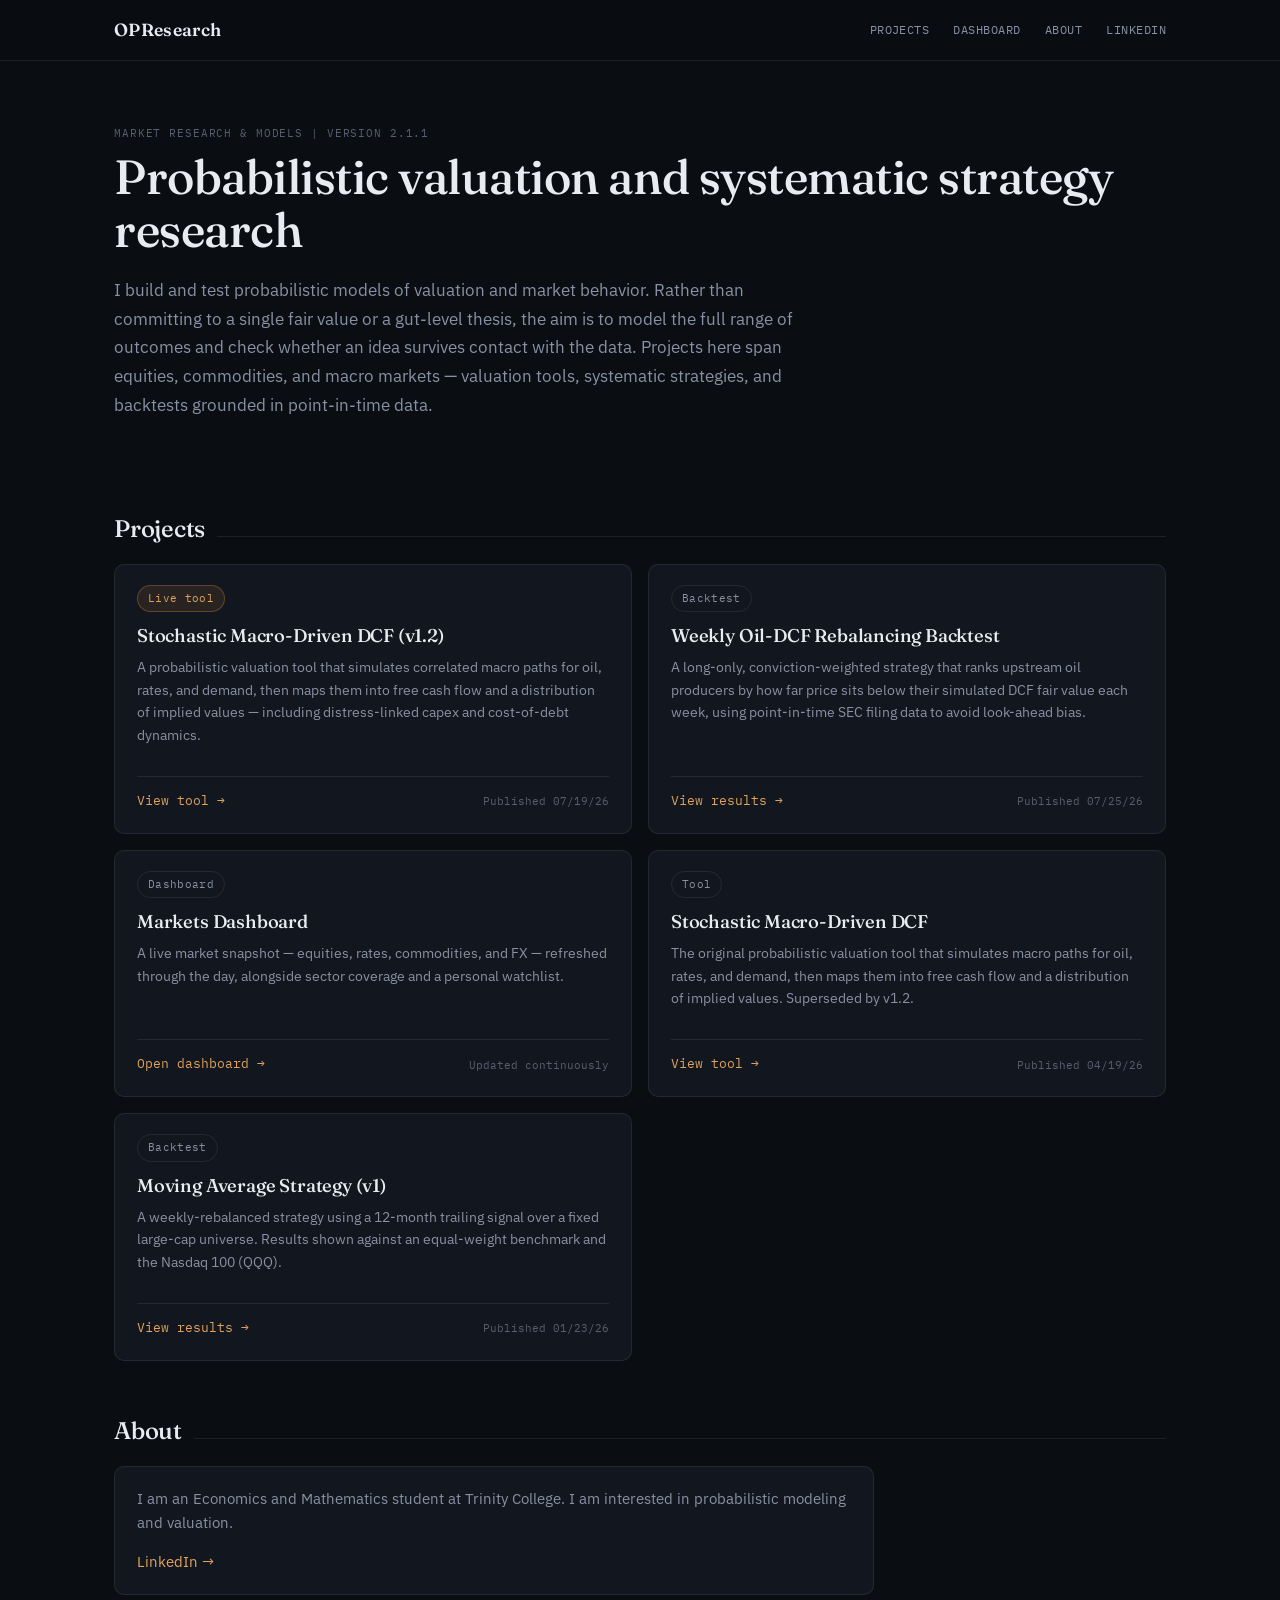
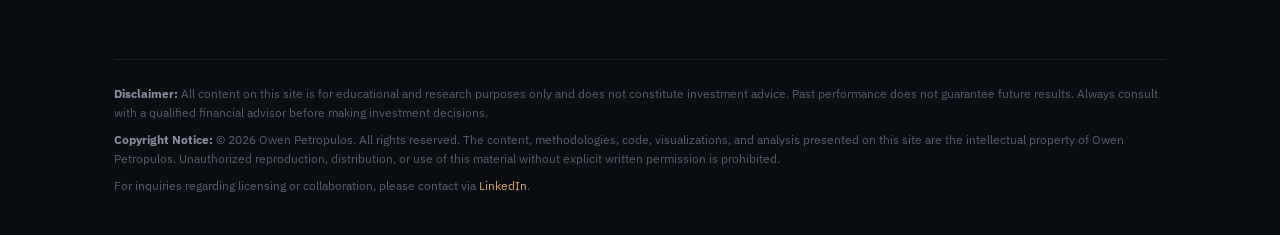
<file: docs/index.html>
<!DOCTYPE html>
<html lang="en">
<head>
  <meta charset="UTF-8" />
  <meta name="viewport" content="width=device-width, initial-scale=1" />
  <title>OPResearch</title>
  <link rel="stylesheet" href="assets/css/theme.css" />
  <style>
    .hero {
      padding: 64px 0 40px;
    }
    .hero h1 {
      font-size: 3rem;
      margin-bottom: 20px;
    }
    .hero p {
      font-size: 1.05rem;
      line-height: 1.7;
      max-width: 68ch;
    }

    .section-heading {
      margin: 56px 0 20px;
      display: flex;
      align-items: baseline;
      gap: 12px;
    }
    .section-heading h2 { margin: 0; }
    .section-heading .rule {
      flex: 1;
      height: 1px;
      background: var(--border);
    }

    .project-grid {
      display: grid;
      grid-template-columns: 1fr;
      gap: 16px;
    }
    @media (min-width: 860px) {
      .project-grid { grid-template-columns: 1fr 1fr; }
    }

    .project-card {
      display: flex;
      flex-direction: column;
    }
    .project-card .card-body { flex: 1; }
    .project-card p { font-size: 14px; margin-bottom: 14px; }
    .project-card .card-footer {
      display: flex;
      justify-content: space-between;
      align-items: center;
      margin-top: 16px;
      padding-top: 14px;
      border-top: 1px solid var(--border);
    }
  </style>
</head>

<body>
  <nav class="site-nav">
    <div class="site-nav-inner">
      <a href="index.html" class="site-nav-brand">OPResearch</a>
      <div class="site-nav-links">
        <a href="#projects">Projects</a>
        <a href="dashboard/index.html">Dashboard</a>
        <a href="#about">About</a>
        <a href="https://www.linkedin.com/in/owenpetropulos" target="_blank">LinkedIn</a>
      </div>
    </div>
  </nav>

  <div class="wrap">
    <section class="hero">
      <span class="eyebrow">MARKET RESEARCH & MODELS | version 2.1.1</span>
      <h1>Probabilistic valuation and systematic strategy research</h1>
      <p>
        I build and test probabilistic models of valuation and market behavior. Rather than committing to a single fair value or a gut-level thesis, the aim is to model the full range of outcomes and check whether an idea survives contact with the data. Projects here span equities, commodities, and macro markets — valuation tools, systematic strategies, and backtests grounded in point-in-time data.
      </p>
    </section>

    <div id="projects" class="section-heading">
      <h2>Projects</h2>
      <div class="rule"></div>
    </div>

    <div class="project-grid">

      <section class="card project-card">
        <div class="card-body">
          <span class="tag accent">Live tool</span>
          <h3 style="margin-top:12px;">Stochastic Macro-Driven DCF (v1.2)</h3>
          <p>
            A probabilistic valuation tool that simulates correlated macro paths for oil,
            rates, and demand, then maps them into free cash flow and a distribution of
            implied values — including distress-linked capex and cost-of-debt dynamics.
          </p>
        </div>
        <div class="card-footer">
          <a href="projects/stochastic-macro-dcf-v1-2/index.html" class="btn-link">View tool →</a>
          <span class="publish-date">Published 07/19/26</span>
        </div>
      </section>

      <section class="card project-card">
        <div class="card-body">
          <span class="tag">Backtest</span>
          <h3 style="margin-top:12px;">Weekly Oil-DCF Rebalancing Backtest</h3>
          <p>
            A long-only, conviction-weighted strategy that ranks upstream oil producers by
            how far price sits below their simulated DCF fair value each week, using
            point-in-time SEC filing data to avoid look-ahead bias.
          </p>
        </div>
        <div class="card-footer">
          <a href="projects/oil-dcf-backtest/index.html" class="btn-link">View results →</a>
          <span class="publish-date">Published 07/25/26</span>
        </div>
      </section>

      <section class="card project-card">
        <div class="card-body">
          <span class="tag">Dashboard</span>
          <h3 style="margin-top:12px;">Markets Dashboard</h3>
          <p>
            A live market snapshot — equities, rates, commodities, and FX — refreshed
            through the day, alongside sector coverage and a personal watchlist.
          </p>
        </div>
        <div class="card-footer">
          <a href="dashboard/index.html" class="btn-link">Open dashboard →</a>
          <span class="publish-date">Updated continuously</span>
        </div>
      </section>

      <section class="card project-card">
        <div class="card-body">
          <span class="tag">Tool</span>
          <h3 style="margin-top:12px;">Stochastic Macro-Driven DCF</h3>
          <p>
            The original probabilistic valuation tool that simulates macro paths for oil,
            rates, and demand, then maps them into free cash flow and a distribution of
            implied values. Superseded by v1.2.
          </p>
        </div>
        <div class="card-footer">
          <a href="projects/stochastic-macro-dcf/index.html" class="btn-link">View tool →</a>
          <span class="publish-date">Published 04/19/26</span>
        </div>
      </section>

      <section class="card project-card">
        <div class="card-body">
          <span class="tag">Backtest</span>
          <h3 style="margin-top:12px;">Moving Average Strategy (v1)</h3>
          <p>
            A weekly-rebalanced strategy using a 12-month trailing signal over a fixed
            large-cap universe. Results shown against an equal-weight benchmark and the
            Nasdaq 100 (QQQ).
          </p>
        </div>
        <div class="card-footer">
          <a href="projects/moving_average_v1/index.html" class="btn-link">View results →</a>
          <span class="publish-date">Published 01/23/26</span>
        </div>
      </section>

    </div>

    <div id="about" class="section-heading">
      <h2>About</h2>
      <div class="rule"></div>
    </div>

    <section class="card" style="margin-bottom: 40px; max-width: var(--maxw-prose);">
      <p>
        I am an Economics and Mathematics student at Trinity College. I am interested in probabilistic modeling and valuation.
      </p>
      <p style="margin-top: 14px;">
        <a href="https://www.linkedin.com/in/owenpetropulos" target="_blank">LinkedIn →</a>
      </p>
    </section>

    <footer class="site-footer">
      <p><strong style="color: var(--text-secondary);">Disclaimer:</strong> All content on this site is for educational and research purposes only and does not constitute investment advice. Past performance does not guarantee future results. Always consult with a qualified financial advisor before making investment decisions.</p>
      <p><strong style="color: var(--text-secondary);">Copyright Notice:</strong> © 2026 Owen Petropulos. All rights reserved. The content, methodologies, code, visualizations, and analysis presented on this site are the intellectual property of Owen Petropulos. Unauthorized reproduction, distribution, or use of this material without explicit written permission is prohibited.</p>
      <p>For inquiries regarding licensing or collaboration, please contact via <a href="https://www.linkedin.com/in/owenpetropulos" target="_blank">LinkedIn</a>.</p>
    </footer>
  </div>
</body>
</html>
</file>
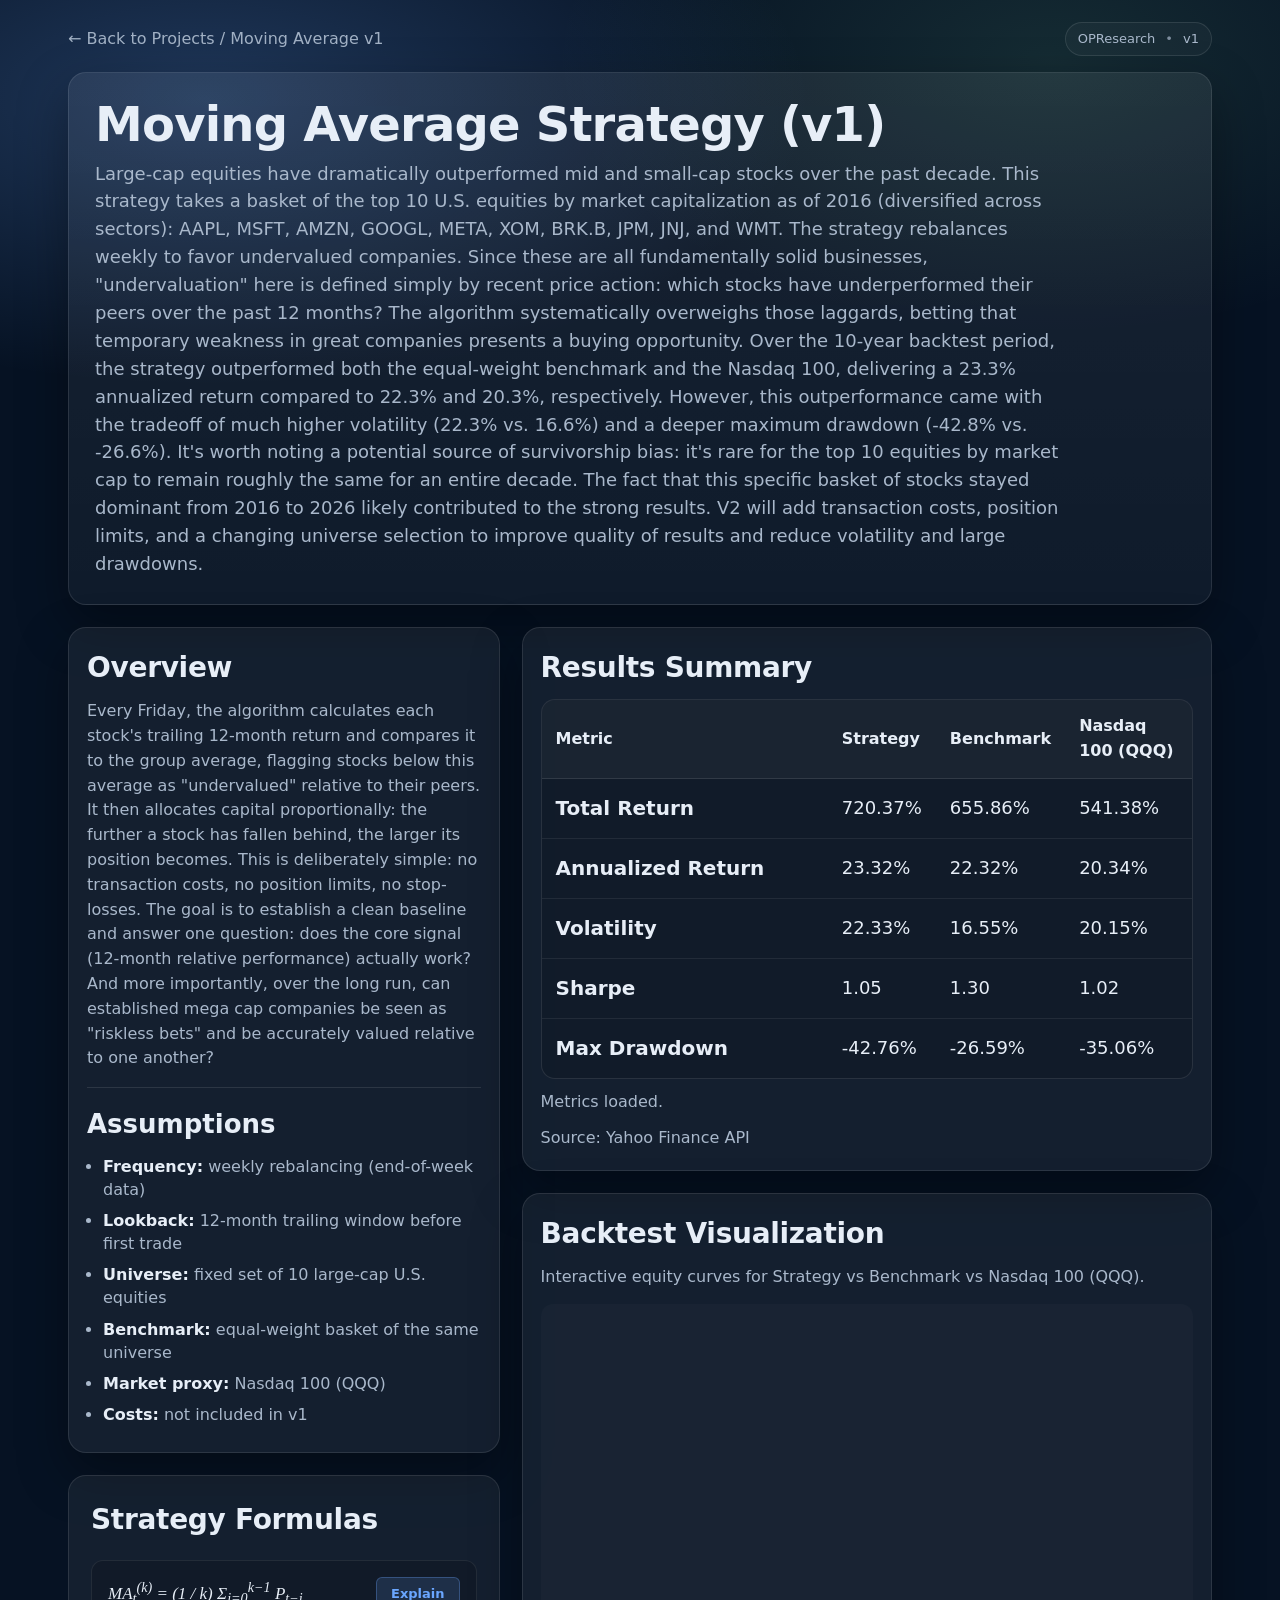
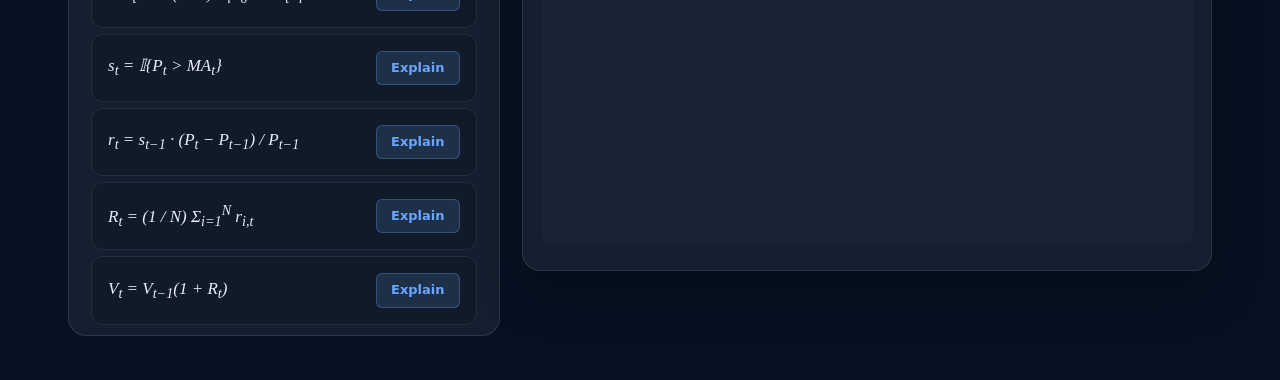
<file: docs/projects/moving_average_v1/index.html>
<!doctype html>
<html lang="en">
<head>
  <meta charset="utf-8" />
  <meta name="viewport" content="width=device-width, initial-scale=1" />
  <title>Moving Average Strategy (v1) • OPResearch</title>

  <style>
    :root{
      --bg0: #061223;
      --bg1: #071a2f;
      --panel: rgba(255,255,255,0.06);
      --panel2: rgba(255,255,255,0.04);
      --border: rgba(255,255,255,0.10);
      --text: #e7eef7;
      --muted: #a9b8cb;
      --accent: #6aa6ff;
      --shadow: 0 20px 50px rgba(0,0,0,0.35);
      --radius: 18px;
      --radius2: 14px;
      --maxw: 1180px;
    }

    *{ box-sizing: border-box; }
    body{
      margin: 0;
      color: var(--muted);
      font: 16px/1.55 system-ui, -apple-system, Segoe UI, Roboto, Helvetica, Arial, "Apple Color Emoji","Segoe UI Emoji";
      background:
        radial-gradient(1100px 520px at 16% 5%, rgba(106,166,255,0.25), transparent 55%),
        radial-gradient(900px 500px at 82% 3%, rgba(126,224,163,0.12), transparent 55%),
        linear-gradient(180deg, var(--bg0), var(--bg0));
      min-height: 100vh;
    }

    a{ color: var(--accent); text-decoration: none; }
    a:hover{ text-decoration: underline; }

    .wrap{
      max-width: var(--maxw);
      margin: 0 auto;
      padding: 22px 18px 44px;
    }

    .topbar{
      display: flex;
      align-items: center;
      justify-content: space-between;
      margin-bottom: 16px;
    }

    .crumb{
      display: inline-flex;
      gap: 10px;
      align-items: center;
      color: var(--muted);
      opacity: 0.95;
      font-weight: 500;
    }

    .pill{
      display: inline-flex;
      gap: 10px;
      align-items: center;
      padding: 6px 12px;
      border: 1px solid var(--border);
      background: rgba(255,255,255,0.03);
      border-radius: 999px;
      color: var(--muted);
      font-size: 13px;
      white-space: nowrap;
    }

    .hero{
      padding: 26px 26px;
      border-radius: var(--radius);
      background: linear-gradient(180deg, rgba(255,255,255,0.07), rgba(255,255,255,0.04));
      border: 1px solid var(--border);
      box-shadow: var(--shadow);
      margin-bottom: 22px;
    }

    h1{
      margin: 0 0 10px;
      color: var(--text);
      font-size: 48px;
      line-height: 1.05;
      letter-spacing: -0.8px;
    }

    .subtitle{
      margin: 0;
      max-width: 980px;
      font-size: 18px;
    }

    /* 2-column layout */
    .grid{
      display: grid;
      grid-template-columns: 1fr 1.6fr;
      gap: 22px;
      align-items: start;
    }

    .left-col{
      display: flex;
      flex-direction: column;
      gap: 22px;
    }

    .right-col{
      display: flex;
      flex-direction: column;
      gap: 22px;
    }

    .card{
      border-radius: var(--radius);
      background: var(--panel);
      border: 1px solid var(--border);
      box-shadow: var(--shadow);
      overflow: hidden;
    }

    .card-inner{
      padding: 18px 18px 18px;
    }

    .card h2{
      margin: 0 0 10px;
      color: var(--text);
      font-size: 28px;
      letter-spacing: -0.3px;
    }

    .divider{
      border: 0;
      height: 1px;
      background: rgba(255,255,255,0.10);
      margin: 16px 0;
    }

    /* Bullet list style used everywhere (Assumptions) */
    .bullets h3{
      margin: 0 0 10px;
      font-size: 26px;
      color: var(--text);
    }
    .bullets ul{
      margin: 0;
      padding-left: 16px;
      color: var(--muted);
    }
    .bullets li{
      margin: 8px 0;
      line-height: 1.45;
    }
    .bullets strong{ color: var(--text); }

    /* Strategy Formulas Card */
    .formulas-card{
      background: var(--panel);
      border: 1px solid var(--border);
      border-radius: var(--radius);
      padding: 22px;
    }

    .formulas-card h2{
      margin: 0 0 18px;
      color: var(--text);
      font-size: 28px;
      letter-spacing: -0.3px;
    }

    .formula-item{
      margin-bottom: 18px;
    }

    .formula-item:last-child{
      margin-bottom: 0;
    }

    .formula-header{
      padding: 16px;
      background: rgba(0,0,0,0.15);
      border-radius: 12px;
      border: 1px solid rgba(255,255,255,0.08);
      display: flex;
      justify-content: space-between;
      align-items: center;
      gap: 16px;
      cursor: pointer;
      transition: all 0.2s;
    }

    .formula-header:hover{
      background: rgba(0,0,0,0.2);
      border-color: rgba(255,255,255,0.12);
    }

    .formula-math{
      font-family: 'Georgia', 'Times New Roman', serif;
      font-size: 17px;
      color: var(--text);
      font-style: italic;
      flex: 1;
    }

    .formula-explain-btn{
      padding: 6px 14px;
      background: rgba(106,166,255,0.15);
      border: 1px solid rgba(106,166,255,0.3);
      border-radius: 6px;
      color: var(--accent);
      font-size: 13px;
      font-weight: 600;
      white-space: nowrap;
      transition: all 0.2s;
      pointer-events: none;
    }

    .formula-header:hover .formula-explain-btn{
      background: rgba(106,166,255,0.25);
      border-color: rgba(106,166,255,0.5);
    }

    .formula-explanation{
      max-height: 0;
      overflow: hidden;
      transition: max-height 0.3s ease-out, padding 0.3s ease-out;
      background: rgba(0,0,0,0.25);
      border-radius: 0 0 12px 12px;
      margin-top: -12px;
      padding: 0 16px;
    }

    .formula-explanation.active{
      max-height: 500px;
      padding: 16px;
      padding-top: 20px;
      margin-top: 0;
      border: 1px solid rgba(255,255,255,0.06);
      border-top: none;
    }

    .formula-explanation p{
      margin: 0 0 10px;
      line-height: 1.5;
      font-size: 14px;
    }

    .formula-explanation p:last-child{
      margin: 0;
    }

    .formula-explanation strong{
      color: var(--text);
    }

    .formula-explanation code{
      background: rgba(106,166,255,0.1);
      padding: 2px 6px;
      border-radius: 4px;
      font-family: 'Courier New', monospace;
      font-size: 13px;
      color: var(--accent);
    }

    /* Results table */
    table{
      width: 100%;
      border-collapse: separate;
      border-spacing: 0;
      border: 1px solid rgba(255,255,255,0.10);
      background: rgba(0,0,0,0.12);
      border-radius: var(--radius2);
      overflow: hidden;
    }
    thead th{
      text-align: left;
      font-weight: 650;
      color: var(--text);
      padding: 14px 14px;
      border-bottom: 1px solid rgba(255,255,255,0.10);
      background: rgba(255,255,255,0.04);
      font-size: 16px;
    }
    tbody td{
      padding: 14px 14px;
      border-bottom: 1px solid rgba(255,255,255,0.07);
      font-size: 18px;
      color: var(--text);
    }
    tbody tr:last-child td{ border-bottom: 0; }
    td.metric{
      font-weight: 650;
      color: var(--text);
      width: 44%;
      font-size: 20px;
    }

    .meta-note{
      margin-top: 12px;
      color: var(--muted);
      font-size: 16px;
      line-height: 1.4;
      white-space: normal;
      overflow-wrap: anywhere;
      padding-bottom: 2px;
    }

    /* Chart */
    .chart-card .card-inner{
      padding: 18px;
    }
    .chart-title{
      margin: 0 0 6px;
      color: var(--text);
      font-size: 28px;
    }
    .chart-sub{
      margin: 0 0 14px;
      color: var(--muted);
      font-size: 16px;
    }
    .chart-frame{
      width: 100%;
      height: 540px;
      border: 0;
      border-radius: 12px;
      background: rgba(255,255,255,0.02);
    }

    /* Responsive */
    @media (max-width: 980px){
      h1{ font-size: 38px; }
      .grid{ grid-template-columns: 1fr; }
      .chart-frame{ height: 520px; }
    }
  </style>
</head>

<body>
  <div class="wrap">
    <div class="topbar">
      <a class="crumb" href="../../index.html">← Back to Projects / Moving Average v1</a>
      <div class="pill">OPResearch <span style="opacity:.7;">•</span> v1</div>
    </div>

    <section class="hero">
      <h1>Moving Average Strategy (v1)</h1>
      <p class="subtitle">
        Large-cap equities have dramatically outperformed mid and small-cap stocks over the past decade. This strategy takes a basket of the top 10 U.S. equities by market capitalization as of 2016 (diversified across sectors): AAPL, MSFT, AMZN, GOOGL, META, XOM, BRK.B, JPM, JNJ, and WMT. The strategy rebalances weekly to favor undervalued companies. Since these are all fundamentally solid businesses, "undervaluation" here is defined simply by recent price action: which stocks have underperformed their peers over the past 12 months? The algorithm systematically overweighs those laggards, betting that temporary weakness in great companies presents a buying opportunity.

        Over the 10-year backtest period, the strategy outperformed both the equal-weight benchmark and the Nasdaq 100, delivering a 23.3% annualized return compared to 22.3% and 20.3%, respectively. However, this outperformance came with the tradeoff of much higher volatility (22.3% vs. 16.6%) and a deeper maximum drawdown (-42.8% vs. -26.6%). It's worth noting a potential source of survivorship bias: it's rare for the top 10 equities by market cap to remain roughly the same for an entire decade. The fact that this specific basket of stocks stayed dominant from 2016 to 2026 likely contributed to the strong results. V2 will add transaction costs, position limits, and a changing universe selection to improve quality of results and reduce volatility and large drawdowns. 
      </p>
    </section>

    <section class="grid">
      <!-- LEFT COLUMN -->
      <div class="left-col">
        <div class="card">
          <div class="card-inner">
            <h2>Overview</h2>
            <p style="margin:0;">
              Every Friday, the algorithm calculates each stock's trailing 12-month return and compares it to the group average, flagging stocks below this average as "undervalued" relative to their peers. It then allocates capital proportionally: the further a stock has fallen behind, the larger its position becomes. This is deliberately simple: no transaction costs, no position limits, no stop-losses. The goal is to establish a clean baseline and answer one question: does the core signal (12-month relative performance) actually work?  And more importantly, over the long run, can established mega cap companies be seen as "riskless bets" and be accurately valued relative to one another?
            </p>

            <hr class="divider" />

            <div class="bullets">
              <h3>Assumptions</h3>
              <ul>
                <li><strong>Frequency:</strong> weekly rebalancing (end-of-week data)</li>
                <li><strong>Lookback:</strong> 12-month trailing window before first trade</li>
                <li><strong>Universe:</strong> fixed set of 10 large-cap U.S. equities</li>
                <li><strong>Benchmark:</strong> equal-weight basket of the same universe</li>
                <li><strong>Market proxy:</strong> Nasdaq 100 (QQQ)</li>
                <li><strong>Costs:</strong> not included in v1</li>
              </ul>
            </div>
          </div>
        </div>

        <div class="formulas-card">
          <h2>Strategy Formulas</h2>

          <div class="formula-item">
            <div class="formula-header" onclick="toggleExplanation(this)">
              <div class="formula-math">
                MA<sub>t</sub><sup>(k)</sup> = (1 / k) Σ<sub>i=0</sub><sup>k−1</sup> P<sub>t−i</sub>
              </div>
              <div class="formula-explain-btn">Explain</div>
            </div>
            <div class="formula-explanation">
              <p><strong>Moving Average:</strong> Calculates the average price over the past <code>k</code> periods (in this strategy, k = 252 trading days ≈ 12 months).</p>
              <p><strong>Variables:</strong></p>
              <p>• <code>MA<sub>t</sub><sup>(k)</sup></code> = Moving average at time t over k periods</p>
              <p>• <code>P<sub>t−i</sub></code> = Price i days ago from current time t</p>
              <p>• <code>k</code> = Lookback window (252 days)</p>
              <p><strong>In context:</strong> This gives us the average price each stock traded at over the past year, which we use as a baseline to identify which stocks have underperformed.</p>
            </div>
          </div>

          <div class="formula-item">
            <div class="formula-header" onclick="toggleExplanation(this)">
              <div class="formula-math">
                s<sub>t</sub> = 𝕀{P<sub>t</sub> > MA<sub>t</sub>}
              </div>
              <div class="formula-explain-btn">Explain</div>
            </div>
            <div class="formula-explanation">
              <p><strong>Signal Indicator:</strong> A binary signal that equals 1 when the current price is above its moving average, and 0 otherwise.</p>
              <p><strong>Variables:</strong></p>
              <p>• <code>s<sub>t</sub></code> = Signal at time t (either 0 or 1)</p>
              <p>• <code>𝕀{condition}</code> = Indicator function (1 if true, 0 if false)</p>
              <p>• <code>P<sub>t</sub></code> = Current price at time t</p>
              <p>• <code>MA<sub>t</sub></code> = Moving average at time t</p>
              <p><strong>In context:</strong> This determines whether we hold a position in each stock. If a stock's price is below its 12-month average (signal = 0), we identify it as relatively undervalued and allocate more capital to it.</p>
            </div>
          </div>

          <div class="formula-item">
            <div class="formula-header" onclick="toggleExplanation(this)">
              <div class="formula-math">
                r<sub>t</sub> = s<sub>t−1</sub> · (P<sub>t</sub> − P<sub>t−1</sub>) / P<sub>t−1</sub>
              </div>
              <div class="formula-explain-btn">Explain</div>
            </div>
            <div class="formula-explanation">
              <p><strong>Position Return:</strong> Calculates the return for a single stock position based on the previous week's signal and the current price change.</p>
              <p><strong>Variables:</strong></p>
              <p>• <code>r<sub>t</sub></code> = Return at time t</p>
              <p>• <code>s<sub>t−1</sub></code> = Signal from previous period (our position)</p>
              <p>• <code>P<sub>t</sub></code> = Current price</p>
              <p>• <code>P<sub>t−1</sub></code> = Previous period's price</p>
              <p><strong>In context:</strong> This tracks how much each position contributed to portfolio performance. We only earn returns on positions we held (when signal was 1).</p>
            </div>
          </div>

          <div class="formula-item">
            <div class="formula-header" onclick="toggleExplanation(this)">
              <div class="formula-math">
                R<sub>t</sub> = (1 / N) Σ<sub>i=1</sub><sup>N</sup> r<sub>i,t</sub>
              </div>
              <div class="formula-explain-btn">Explain</div>
            </div>
            <div class="formula-explanation">
              <p><strong>Portfolio Return:</strong> The weighted average return across all stocks in the portfolio for the current period.</p>
              <p><strong>Variables:</strong></p>
              <p>• <code>R<sub>t</sub></code> = Total portfolio return at time t</p>
              <p>• <code>N</code> = Number of stocks in portfolio (up to 10)</p>
              <p>• <code>r<sub>i,t</sub></code> = Return of stock i at time t</p>
              <p><strong>In context:</strong> This aggregates individual stock returns into the overall portfolio performance. Stocks with higher allocations (bigger underperformance) contribute more to this number.</p>
            </div>
          </div>

          <div class="formula-item">
            <div class="formula-header" onclick="toggleExplanation(this)">
              <div class="formula-math">
                V<sub>t</sub> = V<sub>t−1</sub>(1 + R<sub>t</sub>)
              </div>
              <div class="formula-explain-btn">Explain</div>
            </div>
            <div class="formula-explanation">
              <p><strong>Portfolio Value:</strong> Compounds the portfolio value using the portfolio return from the previous period.</p>
              <p><strong>Variables:</strong></p>
              <p>• <code>V<sub>t</sub></code> = Portfolio value at time t</p>
              <p>• <code>V<sub>t−1</sub></code> = Portfolio value at previous time</p>
              <p>• <code>R<sub>t</sub></code> = Portfolio return at time t</p>
              <p><strong>In context:</strong> This is how we track the actual dollar value of the portfolio over time, starting from $100,000 and compounding weekly based on performance. This is what you see in the equity curve chart.</p>
            </div>
          </div>
        </div>
      </div>

      <!-- RIGHT COLUMN -->
      <div class="right-col">
        <div class="card">
          <div class="card-inner">
            <h2>Results Summary</h2>

            <table>
              <thead>
                <tr>
                  <th>Metric</th>
                  <th>Strategy</th>
                  <th>Benchmark</th>
                  <th>Nasdaq 100 (QQQ)</th>
                </tr>
              </thead>
              <tbody>
                <tr>
                  <td class="metric">Total Return</td>
                  <td><span id="s_total_return">—</span></td>
                  <td><span id="b_total_return">—</span></td>
                  <td><span id="n_total_return">—</span></td>
                </tr>
                <tr>
                  <td class="metric">Annualized Return</td>
                  <td><span id="s_annualized_return">—</span></td>
                  <td><span id="b_annualized_return">—</span></td>
                  <td><span id="n_annualized_return">—</span></td>
                </tr>
                <tr>
                  <td class="metric">Volatility</td>
                  <td><span id="s_volatility">—</span></td>
                  <td><span id="b_volatility">—</span></td>
                  <td><span id="n_volatility">—</span></td>
                </tr>
                <tr>
                  <td class="metric">Sharpe</td>
                  <td><span id="s_sharpe">—</span></td>
                  <td><span id="b_sharpe">—</span></td>
                  <td><span id="n_sharpe">—</span></td>
                </tr>
                <tr>
                  <td class="metric">Max Drawdown</td>
                  <td><span id="s_max_drawdown">—</span></td>
                  <td><span id="b_max_drawdown">—</span></td>
                  <td><span id="n_max_drawdown">—</span></td>
                </tr>
              </tbody>
            </table>

            <div class="meta-note" id="metrics_period">Loading metrics...</div>
            <div class="meta-note">Source: Yahoo Finance API</div>
          </div>
        </div>

        <div class="card chart-card">
          <div class="card-inner">
            <h2 class="chart-title">Backtest Visualization</h2>
            <p class="chart-sub">Interactive equity curves for Strategy vs Benchmark vs Nasdaq 100 (QQQ).</p>

            <iframe
              class="chart-frame"
              src="./moving_average_backtest.html"
              title="Moving Average Backtest Chart"
              loading="lazy"
            ></iframe>
          </div>
        </div>
      </div>
    </section>

    <script>
      // Toggle formula explanations
      function toggleExplanation(header) {
        const explanation = header.nextElementSibling;
        const allExplanations = document.querySelectorAll('.formula-explanation');
        
        // Close all other explanations
        allExplanations.forEach(exp => {
          if (exp !== explanation) {
            exp.classList.remove('active');
          }
        });
        
        // Toggle current explanation
        explanation.classList.toggle('active');
      }

      // Metrics loading
      (async function loadMetrics(){
        function $(id){ return document.getElementById(id); }
        function setText(id, value){
          const el = $(id);
          if (el) el.textContent = value;
        }

        function asNum(x){
          const n = Number(x);
          return Number.isFinite(n) ? n : null;
        }

        function fmtPctDecimal(x){
          const n = asNum(x);
          if (n === null) return "—";
          return (n * 100).toFixed(2) + "%";
        }

        function fmtTotalReturn(x){
          const n = asNum(x);
          if (n === null) return "—";
          return (n * 100).toFixed(2) + "%";
        }

        function fmtNum(x){
          const n = asNum(x);
          if (n === null) return "—";
          return n.toFixed(2);
        }

        try {
          const url = "./metrics.json?v=" + Date.now();
          const res = await fetch(url, { cache: "no-store" });
          if (!res.ok) throw new Error("metrics.json fetch failed: " + res.status);

          const data = await res.json();
          const m = data.metrics || data;

          const strategy = m.strategy || {};
          const benchmark = m.benchmark || {};
          const nasdaq = m.nasdaq || m.nasdaq100 || {};

          setText("s_total_return", fmtTotalReturn(strategy.total_return));
          setText("b_total_return", fmtTotalReturn(benchmark.total_return));
          setText("n_total_return", fmtTotalReturn(nasdaq.total_return));

          setText("s_annualized_return", fmtPctDecimal(strategy.cagr));
          setText("b_annualized_return", fmtPctDecimal(benchmark.cagr));
          setText("n_annualized_return", fmtPctDecimal(nasdaq.cagr));

          setText("s_volatility", fmtPctDecimal(strategy.volatility));
          setText("b_volatility", fmtPctDecimal(benchmark.volatility));
          setText("n_volatility", fmtPctDecimal(nasdaq.volatility));

          setText("s_sharpe", fmtNum(strategy.sharpe));
          setText("b_sharpe", fmtNum(benchmark.sharpe));
          setText("n_sharpe", fmtNum(nasdaq.sharpe));

          setText("s_max_drawdown", fmtPctDecimal(strategy.max_drawdown));
          setText("b_max_drawdown", fmtPctDecimal(benchmark.max_drawdown));
          setText("n_max_drawdown", fmtPctDecimal(nasdaq.max_drawdown));

          const ps = data.period_start || m.period_start;
          const pe = data.period_end || m.period_end;
          const ps2 = data.start_date || m.start_date;
          const pe2 = data.end_date || m.end_date;

          const start = ps || ps2;
          const end = pe || pe2;

          if (start && end) {
            setText("metrics_period", `Metrics computed from ${start} to ${end}.`);
          } else {
            setText("metrics_period", "Metrics loaded.");
          }
        } catch (err) {
          console.error(err);
          setText("metrics_period", "Error loading metrics.json. (Check path and JSON format.)");
        }
      })();
    </script>
  </div>
</body>
</html>
</file>
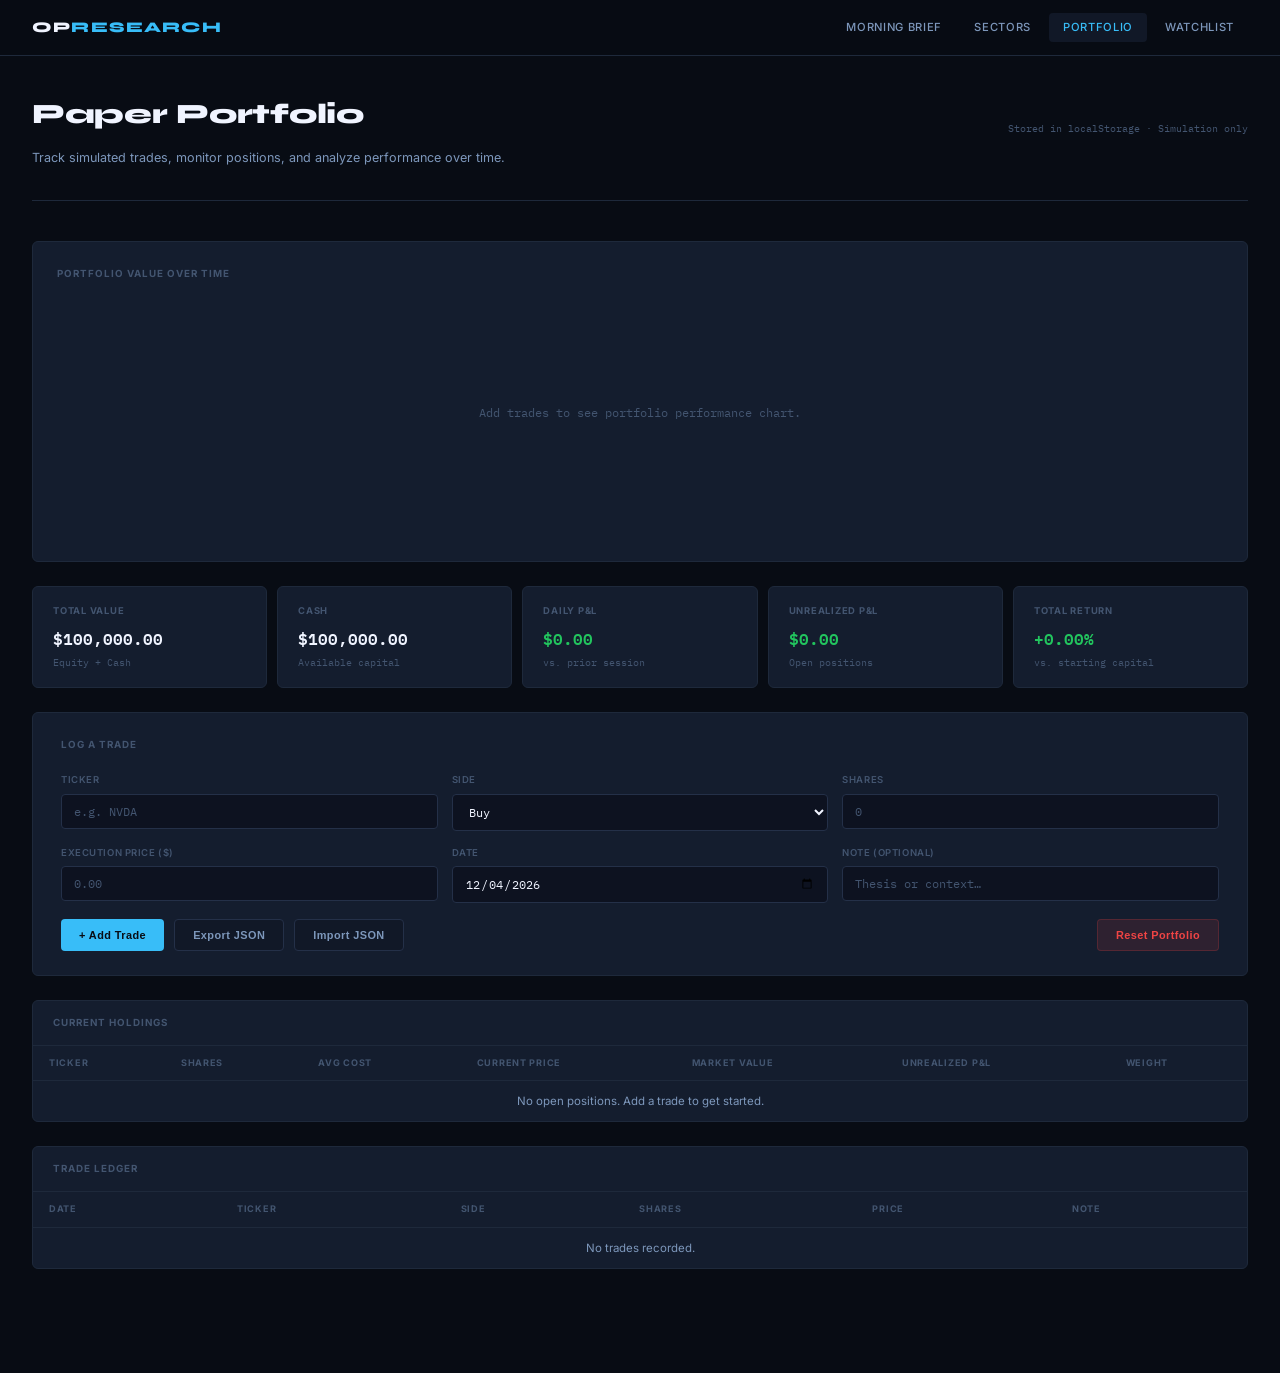
<file: docs/dashboard/portfolio.html>
<!DOCTYPE html>
<html lang="en">
<head>
  <meta charset="UTF-8" />
  <meta name="viewport" content="width=device-width, initial-scale=1.0" />
  <title>OPResearch — Portfolio</title>
  <link rel="stylesheet" href="assets/css/styles.css" />
</head>
<body>

  <!-- NAVBAR -->
  <nav class="navbar">
    <div class="navbar-inner">
      <div class="navbar-logo">OP<span>Research</span></div>
      <ul class="navbar-nav">
        <li><a href="index.html">Morning Brief</a></li>
        <li><a href="sectors.html">Sectors</a></li>
        <li><a href="portfolio.html" class="active">Portfolio</a></li>
        <li><a href="watchlist.html">Watchlist</a></li>
      </ul>
    </div>
  </nav>

  <div class="page-container">

    <!-- PAGE HEADER -->
    <div class="page-header">
      <div class="page-header-top">
        <h1 class="page-title">Paper Portfolio</h1>
        <span style="font-family:var(--font-mono);font-size:0.72rem;color:var(--text-muted);">Stored in localStorage · Simulation only</span>
      </div>
      <div class="macro-summary-line">Track simulated trades, monitor positions, and analyze performance over time.</div>
    </div>

    <!-- ============================================================
         PORTFOLIO CHART
         ============================================================ -->
    <div class="portfolio-chart-container">
      <div class="portfolio-chart-title">Portfolio Value Over Time</div>
      <canvas id="portfolioChart"></canvas>
    </div>

    <!-- ============================================================
         SUMMARY METRICS
         ============================================================ -->
    <div class="metrics-row">
      <div class="metric-card">
        <div class="metric-label">Total Value</div>
        <div class="metric-value" id="metricTotal">—</div>
        <div class="metric-sub">Equity + Cash</div>
      </div>
      <div class="metric-card">
        <div class="metric-label">Cash</div>
        <div class="metric-value" id="metricCash">—</div>
        <div class="metric-sub">Available capital</div>
      </div>
      <div class="metric-card">
        <div class="metric-label">Daily P&amp;L</div>
        <div class="metric-value" id="metricDaily">—</div>
        <div class="metric-sub">vs. prior session</div>
      </div>
      <div class="metric-card">
        <div class="metric-label">Unrealized P&amp;L</div>
        <div class="metric-value" id="metricPnL">—</div>
        <div class="metric-sub">Open positions</div>
      </div>
      <div class="metric-card">
        <div class="metric-label">Total Return</div>
        <div class="metric-value" id="metricReturn">—</div>
        <div class="metric-sub">vs. starting capital</div>
      </div>
    </div>

    <!-- ============================================================
         TRADE ENTRY FORM
         ============================================================ -->
    <div class="trade-form-container">
      <div class="trade-form-title">Log a Trade</div>
      <div class="trade-form-grid">
        <div class="form-group">
          <label class="form-label" for="tradeTicker">Ticker</label>
          <input class="form-control" type="text" id="tradeTicker" placeholder="e.g. NVDA" autocomplete="off" />
        </div>
        <div class="form-group">
          <label class="form-label" for="tradeSide">Side</label>
          <select class="form-control" id="tradeSide">
            <option value="buy">Buy</option>
            <option value="sell">Sell</option>
          </select>
        </div>
        <div class="form-group">
          <label class="form-label" for="tradeShares">Shares</label>
          <input class="form-control" type="number" id="tradeShares" placeholder="0" min="0.0001" step="any" />
        </div>
        <div class="form-group">
          <label class="form-label" for="tradePrice">Execution Price ($)</label>
          <input class="form-control" type="number" id="tradePrice" placeholder="0.00" min="0.01" step="any" />
        </div>
        <div class="form-group">
          <label class="form-label" for="tradeDate">Date</label>
          <input class="form-control" type="date" id="tradeDate" />
        </div>
        <div class="form-group">
          <label class="form-label" for="tradeNote">Note (optional)</label>
          <input class="form-control" type="text" id="tradeNote" placeholder="Thesis or context…" />
        </div>
      </div>
      <div class="trade-form-actions">
        <button class="btn btn-primary" id="addTradeBtn">+ Add Trade</button>
        <button class="btn btn-secondary" id="exportBtn">Export JSON</button>
        <button class="btn btn-secondary" id="importBtn">Import JSON</button>
        <button class="btn btn-danger" id="resetBtn" style="margin-left:auto;">Reset Portfolio</button>
      </div>
      <!-- Hidden file input for import -->
      <input type="file" id="importFile" accept=".json" style="display:none;" />
    </div>

    <!-- ============================================================
         HOLDINGS TABLE
         ============================================================ -->
    <div class="table-container">
      <div class="table-header">Current Holdings</div>
      <div style="overflow-x:auto;">
        <table class="data-table">
          <thead>
            <tr>
              <th>Ticker</th>
              <th>Shares</th>
              <th>Avg Cost</th>
              <th>Current Price</th>
              <th>Market Value</th>
              <th>Unrealized P&amp;L</th>
              <th>Weight</th>
            </tr>
          </thead>
          <tbody id="holdingsTbody">
            <tr><td colspan="7" class="loading-state">Loading…</td></tr>
          </tbody>
        </table>
      </div>
    </div>

    <!-- ============================================================
         TRADE LEDGER
         ============================================================ -->
    <div class="table-container">
      <div class="table-header">Trade Ledger</div>
      <div style="overflow-x:auto;">
        <table class="data-table">
          <thead>
            <tr>
              <th>Date</th>
              <th>Ticker</th>
              <th>Side</th>
              <th>Shares</th>
              <th>Price</th>
              <th>Note</th>
            </tr>
          </thead>
          <tbody id="ledgerTbody">
            <tr><td colspan="6" class="loading-state">Loading…</td></tr>
          </tbody>
        </table>
      </div>
    </div>

  </div><!-- end page-container -->

  <script src="assets/js/utils.js"></script>
  <script src="assets/js/portfolio.js"></script>
  <script>
    // Set default date on load
    document.addEventListener('DOMContentLoaded', () => {
      const dateEl = document.getElementById('tradeDate');
      if (dateEl) dateEl.value = new Date().toISOString().split('T')[0];
    });
  </script>

</body>
</html>
</file>
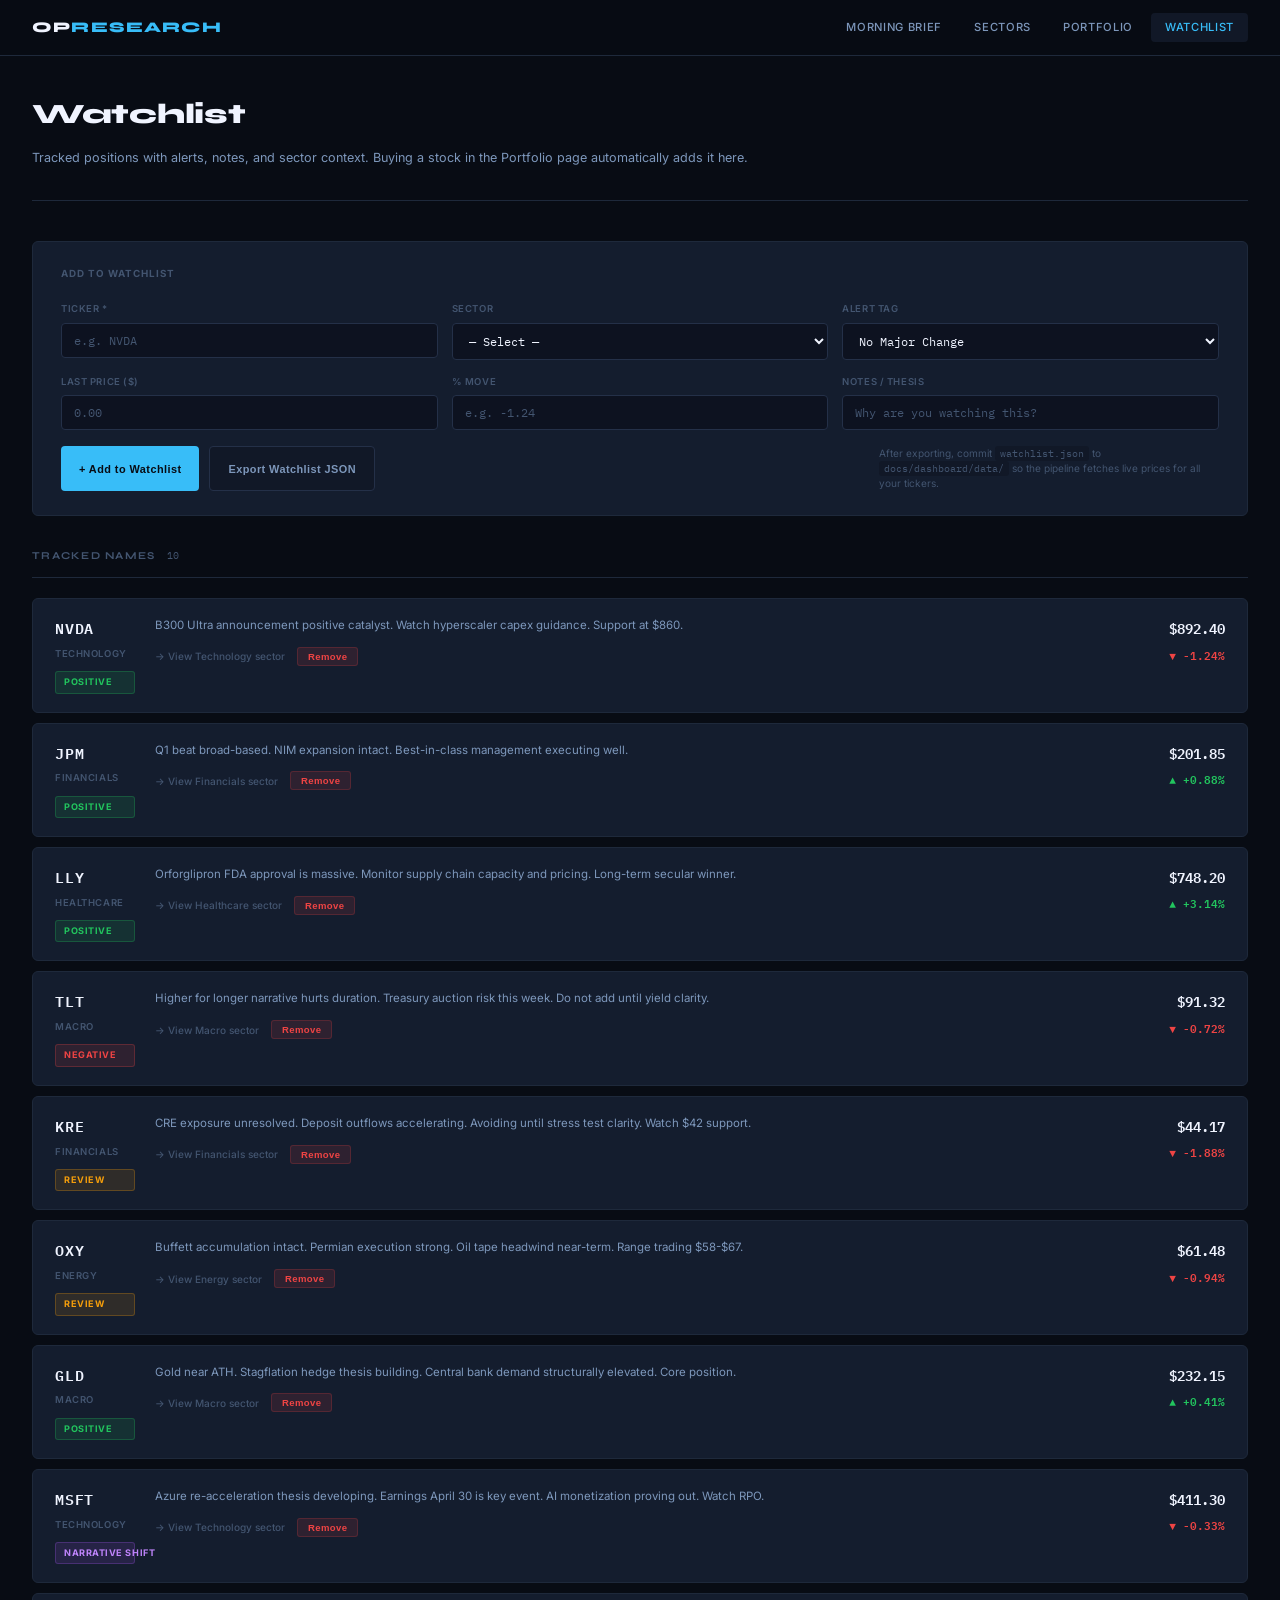
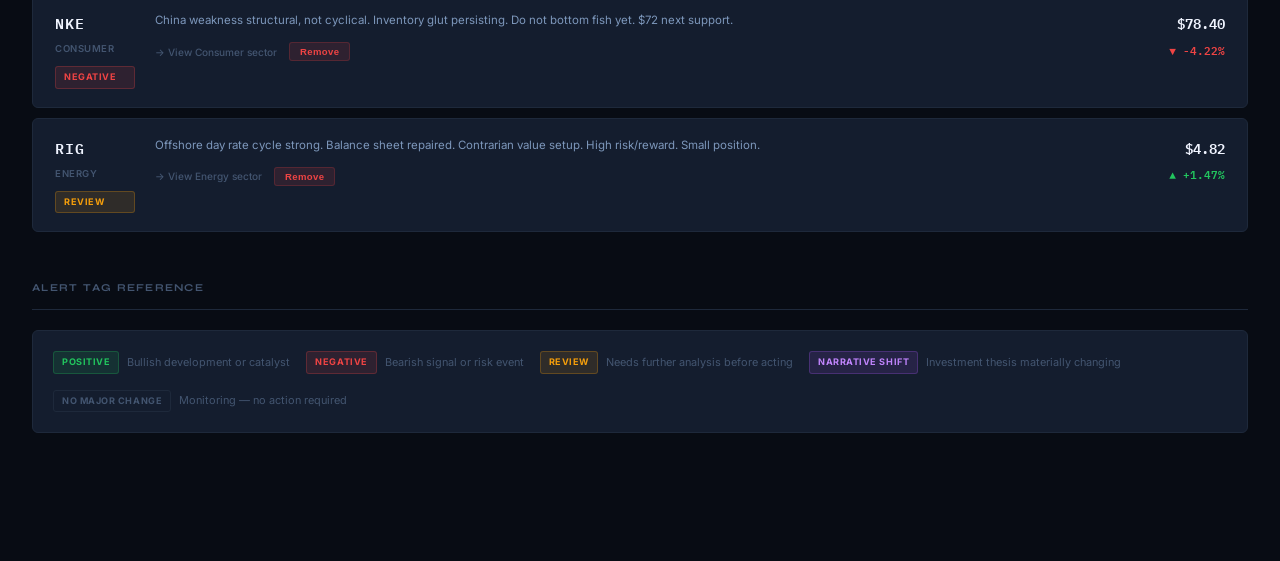
<file: docs/dashboard/watchlist.html>
<!DOCTYPE html>
<html lang="en">
<head>
  <meta charset="UTF-8" />
  <meta name="viewport" content="width=device-width, initial-scale=1.0" />
  <title>OPResearch — Watchlist</title>
  <link rel="stylesheet" href="assets/css/styles.css" />
</head>
<body>

  <nav class="navbar">
    <div class="navbar-inner">
      <div class="navbar-logo">OP<span>Research</span></div>
      <ul class="navbar-nav">
        <li><a href="index.html">Morning Brief</a></li>
        <li><a href="sectors.html">Sectors</a></li>
        <li><a href="portfolio.html">Portfolio</a></li>
        <li><a href="watchlist.html" class="active">Watchlist</a></li>
      </ul>
    </div>
  </nav>

  <div class="page-container">

    <div class="page-header">
      <div class="page-header-top">
        <h1 class="page-title">Watchlist</h1>
      </div>
      <div class="macro-summary-line">
        Tracked positions with alerts, notes, and sector context.
        Buying a stock in the Portfolio page automatically adds it here.
      </div>
    </div>

    <!-- ADD TICKER FORM -->
    <div class="trade-form-container" style="margin-bottom:32px;">
      <div class="trade-form-title">Add to Watchlist</div>
      <div class="trade-form-grid">
        <div class="form-group">
          <label class="form-label" for="wlTicker">Ticker *</label>
          <input class="form-control" type="text" id="wlTicker"
                 placeholder="e.g. NVDA" autocomplete="off" />
        </div>
        <div class="form-group">
          <label class="form-label" for="wlSector">Sector</label>
          <select class="form-control" id="wlSector">
            <option value="">— Select —</option>
            <option value="Technology">Technology</option>
            <option value="Financials">Financials</option>
            <option value="Energy">Energy</option>
            <option value="Healthcare">Healthcare</option>
            <option value="Industrials">Industrials</option>
            <option value="Consumer">Consumer</option>
            <option value="Macro">Macro</option>
          </select>
        </div>
        <div class="form-group">
          <label class="form-label" for="wlAlertTag">Alert Tag</label>
          <select class="form-control" id="wlAlertTag">
            <option value="No Major Change">No Major Change</option>
            <option value="Positive">Positive</option>
            <option value="Negative">Negative</option>
            <option value="Review">Review</option>
            <option value="Narrative Shift">Narrative Shift</option>
          </select>
        </div>
        <div class="form-group">
          <label class="form-label" for="wlPrice">Last Price ($)</label>
          <input class="form-control" type="number" id="wlPrice"
                 placeholder="0.00" step="any" />
        </div>
        <div class="form-group">
          <label class="form-label" for="wlPctMove">% Move</label>
          <input class="form-control" type="number" id="wlPctMove"
                 placeholder="e.g. -1.24" step="any" />
        </div>
        <div class="form-group">
          <label class="form-label" for="wlNotes">Notes / Thesis</label>
          <input class="form-control" type="text" id="wlNotes"
                 placeholder="Why are you watching this?" />
        </div>
      </div>
      <div class="trade-form-actions">
        <button class="btn btn-primary" id="addTickerBtn">+ Add to Watchlist</button>
        <button class="btn btn-secondary" id="exportWatchlistBtn">Export Watchlist JSON</button>
        <div style="margin-left:auto; font-size:0.72rem; color:var(--text-muted); line-height:1.5; max-width:340px;">
          After exporting, commit <code style="font-family:var(--font-mono);font-size:0.68rem;
          background:var(--bg-elevated);padding:1px 5px;border-radius:3px;">watchlist.json</code>
          to <code style="font-family:var(--font-mono);font-size:0.68rem;background:var(--bg-elevated);
          padding:1px 5px;border-radius:3px;">docs/dashboard/data/</code>
          so the pipeline fetches live prices for all your tickers.
        </div>
      </div>
    </div>

    <!-- WATCHLIST SECTION -->
    <section class="section">
      <div class="section-header">
        <span class="section-title">Tracked Names</span>
        <span class="section-count" id="watchlistCount">—</span>
      </div>
      <div id="watchlistContainer">
        <div class="loading-state">Loading watchlist…</div>
      </div>
    </section>

    <!-- ALERT TAG LEGEND -->
    <section class="section">
      <div class="section-header">
        <span class="section-title">Alert Tag Reference</span>
      </div>
      <div style="display:flex; flex-wrap:wrap; gap:16px; align-items:center;
                  padding:20px; background:var(--bg-card);
                  border:1px solid var(--border-subtle); border-radius:6px;">
        <div style="display:flex; align-items:center; gap:8px;">
          <span class="badge tag-positive">Positive</span>
          <span style="font-size:0.78rem;color:var(--text-muted);">Bullish development or catalyst</span>
        </div>
        <div style="display:flex; align-items:center; gap:8px;">
          <span class="badge tag-negative">Negative</span>
          <span style="font-size:0.78rem;color:var(--text-muted);">Bearish signal or risk event</span>
        </div>
        <div style="display:flex; align-items:center; gap:8px;">
          <span class="badge tag-review">Review</span>
          <span style="font-size:0.78rem;color:var(--text-muted);">Needs further analysis before acting</span>
        </div>
        <div style="display:flex; align-items:center; gap:8px;">
          <span class="badge tag-narrative-shift">Narrative Shift</span>
          <span style="font-size:0.78rem;color:var(--text-muted);">Investment thesis materially changing</span>
        </div>
        <div style="display:flex; align-items:center; gap:8px;">
          <span class="badge tag-no-change">No Major Change</span>
          <span style="font-size:0.78rem;color:var(--text-muted);">Monitoring — no action required</span>
        </div>
      </div>
    </section>

  </div>

  <script src="assets/js/utils.js"></script>
  <script src="assets/js/watchlist.js"></script>

</body>
</html>
</file>
<file: docs/assets/css/theme.css>
/* ==============================================================
   OPResearch — Shared Site Theme
   --------------------------------------------------------------
   Single source of truth for color, type, and core components
   across every page (main site, dashboard, project pages). Pages
   should link this file first, then layer page-specific CSS for
   layout needs unique to that page.

   Design direction: an institutional research-note aesthetic —
   serif display headlines for gravitas, monospace for all data/
   figures/tickers (precision), generous whitespace for prose.
   Accent is a muted amber/bronze, tied to the site's oil & macro
   research subject matter (crude oil, old terminal-amber displays)
   rather than a generic cyan or acid-green default.
   ============================================================== */

@import url('https://fonts.googleapis.com/css2?family=Fraunces:ital,opsz,wght@0,9..144,400;0,9..144,500;0,9..144,600;1,9..144,400;1,9..144,500&family=IBM+Plex+Sans:wght@400;500;600&family=IBM+Plex+Mono:wght@400;500;600&display=swap');

:root {
  /* Surfaces */
  --bg:             #0a0d12;
  --surface:        #12161e;
  --surface-raised: #171c26;
  --surface-hover:  #1c2230;

  /* Text */
  --text:           #e8ecf1;
  --text-secondary: #8891a3;
  --text-tertiary:  #565f70;

  /* Borders */
  --border:         rgba(255,255,255,0.08);
  --border-strong:  rgba(255,255,255,0.16);

  /* Accent -- amber/bronze, tied to oil & terminal-display heritage */
  --accent:         #c8863f;
  --accent-bright:  #e0a35e;
  --accent-soft:    rgba(200,134,63,0.12);
  --accent-border:  rgba(200,134,63,0.35);

  /* Functional (financial convention -- up/down) */
  --positive:       #5fa87c;
  --negative:       #c1584a;

  /* Type */
  --font-display: 'Fraunces', Georgia, serif;
  --font-body:    'IBM Plex Sans', ui-sans-serif, system-ui, sans-serif;
  --font-mono:    'IBM Plex Mono', ui-monospace, monospace;

  /* Layout */
  --radius:  10px;
  --radius-sm: 6px;
  --maxw:    1100px;
  --maxw-prose: 760px;
}

/* ---------- Reset & base ---------- */
* { box-sizing: border-box; }

html { scroll-behavior: smooth; }

body {
  margin: 0;
  background: var(--bg);
  color: var(--text);
  font-family: var(--font-body);
  font-size: 15px;
  line-height: 1.6;
  -webkit-font-smoothing: antialiased;
}

h1, h2, h3, h4 {
  font-family: var(--font-display);
  font-weight: 500;
  color: var(--text);
  margin: 0 0 0.5em;
  letter-spacing: -0.01em;
}

h1 { font-size: 2.4rem; line-height: 1.1; }
h2 { font-size: 1.5rem; line-height: 1.2; }
h3 { font-size: 1.15rem; line-height: 1.3; }

p { margin: 0 0 1em; color: var(--text-secondary); }
p:last-child { margin-bottom: 0; }

a {
  color: var(--accent-bright);
  text-decoration: none;
  border-bottom: 1px solid transparent;
  transition: border-color 0.15s ease, color 0.15s ease;
}
a:hover {
  border-bottom-color: var(--accent-border);
}

code, .mono {
  font-family: var(--font-mono);
}

::selection { background: var(--accent-soft); color: var(--text); }

/* ---------- Layout containers ---------- */
.wrap {
  max-width: var(--maxw);
  margin: 0 auto;
  padding: 0 24px;
}

.prose {
  max-width: var(--maxw-prose);
}

/* ---------- Site nav (shared across every page) ---------- */
.site-nav {
  border-bottom: 1px solid var(--border);
  background: rgba(10,13,18,0.85);
  backdrop-filter: blur(8px);
  position: sticky;
  top: 0;
  z-index: 50;
}

.site-nav-inner {
  max-width: var(--maxw);
  margin: 0 auto;
  padding: 16px 24px;
  display: flex;
  justify-content: space-between;
  align-items: center;
}

.site-nav-brand {
  font-family: var(--font-display);
  font-size: 1.1rem;
  font-weight: 600;
  letter-spacing: 0.02em;
  color: var(--text);
  border-bottom: none;
}
.site-nav-brand:hover { color: var(--accent-bright); }

.site-nav-links {
  display: flex;
  gap: 24px;
  align-items: center;
}

.site-nav-links a {
  font-family: var(--font-mono);
  font-size: 12px;
  letter-spacing: 0.04em;
  text-transform: uppercase;
  color: var(--text-secondary);
  border-bottom: none;
}
.site-nav-links a:hover,
.site-nav-links a.active {
  color: var(--accent-bright);
}

.site-nav-context {
  font-family: var(--font-mono);
  font-size: 12px;
  color: var(--text-tertiary);
}

/* ---------- Cards ---------- */
.card {
  background: var(--surface);
  border: 1px solid var(--border);
  border-radius: var(--radius);
  padding: 20px 22px;
  transition: border-color 0.15s ease, background 0.15s ease;
}

.card:hover {
  border-color: var(--border-strong);
}

.card h2, .card h3 { margin-bottom: 8px; }

/* ---------- Marginalia -- the signature explanatory component ----------
   A thin accent-colored left rule + small-caps label. Used consistently
   for methodology notes, data-source callouts, and limitations across
   every page -- gives the site's existing habit of flagging caveats
   and assumptions a consistent visual home. */
.marginalia {
  border-left: 2px solid var(--accent);
  border-radius: 0;
  padding: 4px 0 4px 18px;
  margin: 1.5em 0;
}

.marginalia-label {
  font-family: var(--font-mono);
  font-size: 11px;
  letter-spacing: 0.08em;
  text-transform: uppercase;
  color: var(--accent-bright);
  display: block;
  margin-bottom: 4px;
}

.marginalia p {
  font-size: 14px;
  color: var(--text-secondary);
  margin: 0;
}

/* ---------- Data tiles (metrics, market figures) ---------- */
.data-tile {
  background: var(--surface);
  border: 1px solid var(--border);
  border-radius: var(--radius-sm);
  padding: 14px 16px;
}

.data-tile-label {
  font-family: var(--font-mono);
  font-size: 11px;
  letter-spacing: 0.04em;
  text-transform: uppercase;
  color: var(--text-tertiary);
  margin-bottom: 6px;
}

.data-tile-value {
  font-family: var(--font-mono);
  font-size: 1.3rem;
  font-weight: 500;
  color: var(--text);
}

.data-tile-delta {
  font-family: var(--font-mono);
  font-size: 12px;
  margin-top: 4px;
}
.data-tile-delta.positive { color: var(--positive); }
.data-tile-delta.negative { color: var(--negative); }

/* ---------- Tags / badges ---------- */
.tag {
  font-family: var(--font-mono);
  font-size: 11px;
  letter-spacing: 0.03em;
  color: var(--text-secondary);
  border: 1px solid var(--border);
  border-radius: 999px;
  padding: 4px 10px;
  display: inline-flex;
  align-items: center;
  gap: 6px;
}

.tag.accent {
  color: var(--accent-bright);
  border-color: var(--accent-border);
  background: var(--accent-soft);
}

/* ---------- Buttons / links-as-actions ---------- */
.btn-link {
  font-family: var(--font-mono);
  font-size: 13px;
  color: var(--accent-bright);
  display: inline-flex;
  align-items: center;
  gap: 6px;
}

/* ---------- Footer ---------- */
.site-footer {
  border-top: 1px solid var(--border);
  margin-top: 64px;
  padding: 24px 0 40px;
}

.site-footer p {
  font-size: 12px;
  line-height: 1.6;
  color: var(--text-tertiary);
  margin: 0 0 8px;
}
.site-footer p:last-child { margin: 0; }

/* ---------- Utility ---------- */
.eyebrow {
  font-family: var(--font-mono);
  font-size: 11px;
  letter-spacing: 0.08em;
  text-transform: uppercase;
  color: var(--text-tertiary);
  margin-bottom: 8px;
  display: block;
}

.publish-date {
  font-family: var(--font-mono);
  font-size: 11px;
  color: var(--text-tertiary);
}
</file>
<file: docs/dashboard/assets/css/styles.css>
/* =============================================================================
   OPResearch Market Intelligence Dashboard
   styles.css — Global Design System
   ============================================================================= */

/* --- Google Fonts Import --- */
@import url('https://fonts.googleapis.com/css2?family=IBM+Plex+Mono:wght@400;500;600&family=Inter:wght@300;400;500;600;700&family=Syne:wght@700;800&display=swap');

/* --- CSS Variables (Design Tokens) --- */
:root {
  /* Backgrounds */
  --bg-base:        #080c14;
  --bg-surface:     #0d1220;
  --bg-elevated:    #111827;
  --bg-card:        #141d2e;
  --bg-card-hover:  #192238;
  --bg-input:       #0d1220;

  /* Borders */
  --border-subtle:  #1e293b;
  --border-mid:     #243048;
  --border-strong:  #2d3d5a;

  /* Text */
  --text-primary:   #f0f4ff;
  --text-secondary: #7d97bb;
  --text-muted:     #435570;
  --text-accent:    #38bdf8;

  /* Accent */
  --accent-blue:    #38bdf8;
  --accent-glow:    rgba(56, 189, 248, 0.15);

  /* Status Colors */
  --green:          #22c55e;
  --green-dim:      rgba(34, 197, 94, 0.12);
  --red:            #ef4444;
  --red-dim:        rgba(239, 68, 68, 0.12);
  --amber:          #f59e0b;
  --amber-dim:      rgba(245, 158, 11, 0.12);
  --blue:           #3b82f6;
  --blue-dim:       rgba(59, 130, 246, 0.12);
  --purple:         #a855f7;
  --purple-dim:     rgba(168, 85, 247, 0.12);

  /* Typography */
  --font-display:   'Syne', sans-serif;
  --font-body:      'Inter', sans-serif;
  --font-mono:      'IBM Plex Mono', monospace;

  /* Spacing */
  --container-max:  1600px;
  --nav-height:     56px;
  --section-gap:    48px;
  --card-radius:    6px;
  --tag-radius:     3px;

  /* Transitions */
  --transition:     0.18s ease;
}

/* --- Reset & Base --- */
*, *::before, *::after { box-sizing: border-box; margin: 0; padding: 0; }

html { font-size: 14px; scroll-behavior: smooth; }

body {
  background-color: var(--bg-base);
  color: var(--text-primary);
  font-family: var(--font-body);
  font-size: 1rem;
  line-height: 1.6;
  min-height: 100vh;
  -webkit-font-smoothing: antialiased;
}

a { color: var(--accent-blue); text-decoration: none; transition: color var(--transition); }
a:hover { color: #7dd3fc; }

img { display: block; max-width: 100%; }

/* --- Scrollbar --- */
::-webkit-scrollbar { width: 6px; height: 6px; }
::-webkit-scrollbar-track { background: var(--bg-surface); }
::-webkit-scrollbar-thumb { background: var(--border-mid); border-radius: 3px; }
::-webkit-scrollbar-thumb:hover { background: var(--border-strong); }

/* =============================================================================
   NAVBAR
   ============================================================================= */

.navbar {
  position: sticky;
  top: 0;
  z-index: 100;
  height: var(--nav-height);
  background: rgba(8, 12, 20, 0.92);
  backdrop-filter: blur(12px);
  border-bottom: 1px solid var(--border-subtle);
  display: flex;
  align-items: center;
}

.navbar-inner {
  max-width: var(--container-max);
  margin: 0 auto;
  padding: 0 32px;
  width: 100%;
  display: flex;
  align-items: center;
  gap: 40px;
}

.navbar-logo {
  font-family: var(--font-display);
  font-size: 1.05rem;
  font-weight: 800;
  color: var(--text-primary);
  letter-spacing: 0.08em;
  text-transform: uppercase;
  white-space: nowrap;
}

.navbar-logo span {
  color: var(--accent-blue);
}

.navbar-nav {
  display: flex;
  align-items: center;
  gap: 4px;
  list-style: none;
  margin-left: auto;
}

.navbar-nav a {
  display: block;
  padding: 6px 14px;
  font-size: 0.8rem;
  font-weight: 500;
  letter-spacing: 0.06em;
  text-transform: uppercase;
  color: var(--text-secondary);
  border-radius: 4px;
  transition: all var(--transition);
}

.navbar-nav a:hover,
.navbar-nav a.active {
  color: var(--text-primary);
  background: var(--bg-elevated);
}

.navbar-nav a.active {
  color: var(--accent-blue);
}

/* Market ticker strip */
.ticker-strip {
  background: var(--bg-surface);
  border-bottom: 1px solid var(--border-subtle);
  padding: 0 32px;
  overflow: hidden;
}

.ticker-strip-inner {
  max-width: var(--container-max);
  margin: 0 auto;
  display: flex;
  gap: 32px;
  padding: 8px 0;
  overflow-x: auto;
  scrollbar-width: none;
}

.ticker-strip-inner::-webkit-scrollbar { display: none; }

.ticker-chip {
  display: flex;
  align-items: center;
  gap: 8px;
  white-space: nowrap;
  font-size: 0.76rem;
}

.ticker-chip .ticker-label {
  color: var(--text-muted);
  font-family: var(--font-mono);
  font-size: 0.7rem;
  letter-spacing: 0.05em;
}

.ticker-chip .ticker-val {
  color: var(--text-primary);
  font-family: var(--font-mono);
  font-weight: 500;
}

.ticker-chip .ticker-chg {
  font-family: var(--font-mono);
  font-size: 0.7rem;
}

/* =============================================================================
   LAYOUT
   ============================================================================= */

.page-container {
  max-width: var(--container-max);
  margin: 0 auto;
  padding: 0 32px 80px;
}

.section { margin-bottom: var(--section-gap); }

.section-header {
  display: flex;
  align-items: baseline;
  gap: 12px;
  margin-bottom: 20px;
  padding-bottom: 12px;
  border-bottom: 1px solid var(--border-subtle);
}

.section-title {
  font-family: var(--font-display);
  font-size: 0.75rem;
  font-weight: 700;
  letter-spacing: 0.12em;
  text-transform: uppercase;
  color: var(--text-muted);
}

.section-count {
  font-family: var(--font-mono);
  font-size: 0.7rem;
  color: var(--text-muted);
}

/* =============================================================================
   PAGE HEADER
   ============================================================================= */

.page-header {
  padding: 36px 0 32px;
  border-bottom: 1px solid var(--border-subtle);
  margin-bottom: 40px;
}

.page-header-top {
  display: flex;
  align-items: flex-end;
  justify-content: space-between;
  gap: 24px;
  margin-bottom: 12px;
}

.page-title {
  font-family: var(--font-display);
  font-size: 2rem;
  font-weight: 800;
  color: var(--text-primary);
  letter-spacing: -0.01em;
}

.market-status {
  display: inline-flex;
  align-items: center;
  gap: 7px;
  font-size: 0.72rem;
  font-weight: 600;
  letter-spacing: 0.08em;
  text-transform: uppercase;
  color: var(--green);
  background: var(--green-dim);
  border: 1px solid rgba(34, 197, 94, 0.2);
  padding: 4px 12px;
  border-radius: 3px;
}

.market-status::before {
  content: '';
  display: inline-block;
  width: 6px;
  height: 6px;
  border-radius: 50%;
  background: var(--green);
  animation: pulse 2s infinite;
}

@keyframes pulse {
  0%, 100% { opacity: 1; }
  50% { opacity: 0.4; }
}

.market-status.premarket { color: var(--amber); background: var(--amber-dim); border-color: rgba(245, 158, 11, 0.2); }
.market-status.premarket::before { background: var(--amber); }
.market-status.closed { color: var(--text-muted); background: transparent; border-color: var(--border-subtle); animation: none; }
.market-status.closed::before { background: var(--text-muted); animation: none; }

.macro-summary-line {
  font-size: 0.9rem;
  color: var(--text-secondary);
  max-width: 800px;
  line-height: 1.5;
}

.last-updated {
  font-family: var(--font-mono);
  font-size: 0.68rem;
  color: var(--text-muted);
  margin-top: 8px;
}

/* =============================================================================
   MACRO SNAPSHOT CARDS
   ============================================================================= */

.snapshot-group { margin-bottom: 16px; }

.snapshot-group-label {
  font-size: 0.68rem;
  font-weight: 600;
  letter-spacing: 0.1em;
  text-transform: uppercase;
  color: var(--text-muted);
  margin-bottom: 10px;
}

.snapshot-row {
  display: flex;
  gap: 10px;
  flex-wrap: wrap;
}

.snapshot-card {
  background: var(--bg-card);
  border: 1px solid var(--border-subtle);
  border-radius: var(--card-radius);
  padding: 14px 18px;
  min-width: 120px;
  flex: 1;
  transition: all var(--transition);
}

.snapshot-card:hover {
  border-color: var(--border-mid);
  background: var(--bg-card-hover);
}

.snapshot-card .card-label {
  font-size: 0.67rem;
  font-weight: 600;
  letter-spacing: 0.07em;
  text-transform: uppercase;
  color: var(--text-muted);
  margin-bottom: 8px;
}

.snapshot-card .card-value {
  font-family: var(--font-mono);
  font-size: 1.1rem;
  font-weight: 600;
  color: var(--text-primary);
  margin-bottom: 6px;
}

.snapshot-card .card-changes {
  display: flex;
  align-items: center;
  gap: 8px;
}

.snapshot-card .card-abs {
  font-family: var(--font-mono);
  font-size: 0.72rem;
}

.snapshot-card .card-pct {
  font-family: var(--font-mono);
  font-size: 0.72rem;
  font-weight: 600;
}

.up   { color: var(--green) !important; }
.down { color: var(--red)   !important; }
.flat { color: var(--text-muted) !important; }

.dir-arrow { font-size: 0.65rem; margin-right: 2px; }

/* =============================================================================
   GLOBAL MARKETS
   ============================================================================= */

.global-markets-grid {
  display: grid;
  grid-template-columns: 1fr 1fr;
  gap: 16px;
}

.global-markets-block {
  background: var(--bg-card);
  border: 1px solid var(--border-subtle);
  border-radius: var(--card-radius);
  overflow: hidden;
}

.global-markets-block-header {
  padding: 12px 18px;
  border-bottom: 1px solid var(--border-subtle);
  font-size: 0.68rem;
  font-weight: 700;
  letter-spacing: 0.1em;
  text-transform: uppercase;
  color: var(--text-muted);
}

.global-row {
  display: flex;
  align-items: center;
  justify-content: space-between;
  padding: 11px 18px;
  border-bottom: 1px solid var(--border-subtle);
  transition: background var(--transition);
}

.global-row:last-child { border-bottom: none; }
.global-row:hover { background: var(--bg-card-hover); }

.global-row-label { font-size: 0.82rem; color: var(--text-secondary); }

.global-row-right {
  display: flex;
  align-items: center;
  gap: 16px;
}

.global-row-price {
  font-family: var(--font-mono);
  font-size: 0.82rem;
  color: var(--text-primary);
}

.global-row-pct {
  font-family: var(--font-mono);
  font-size: 0.78rem;
  font-weight: 600;
  min-width: 56px;
  text-align: right;
}

/* =============================================================================
   STORY ROWS (Full Width)
   ============================================================================= */

.story-row {
  background: var(--bg-card);
  border: 1px solid var(--border-subtle);
  border-radius: var(--card-radius);
  padding: 24px 28px;
  margin-bottom: 10px;
  transition: all var(--transition);
  position: relative;
}

.story-row:hover {
  border-color: var(--border-mid);
  background: var(--bg-card-hover);
}

.story-row-top {
  display: flex;
  align-items: center;
  gap: 10px;
  margin-bottom: 10px;
  flex-wrap: wrap;
}

.story-headline {
  font-size: 1.0rem;
  font-weight: 600;
  color: var(--text-primary);
  line-height: 1.4;
  margin-bottom: 8px;
}

.story-headline a {
  color: var(--text-primary);
}

.story-headline a:hover {
  color: var(--accent-blue);
}

.story-summary {
  font-size: 0.87rem;
  color: var(--text-secondary);
  line-height: 1.65;
  margin-bottom: 12px;
}

.story-why-matters {
  font-size: 0.82rem;
  color: var(--text-secondary);
  line-height: 1.6;
  border-left: 2px solid var(--accent-blue);
  padding-left: 14px;
  margin-bottom: 14px;
  opacity: 0.8;
}

.story-why-label {
  font-size: 0.67rem;
  font-weight: 700;
  letter-spacing: 0.08em;
  text-transform: uppercase;
  color: var(--accent-blue);
  margin-bottom: 4px;
}

.story-footer {
  display: flex;
  align-items: center;
  gap: 12px;
  flex-wrap: wrap;
}

.story-source-name {
  font-size: 0.72rem;
  color: var(--text-muted);
  font-weight: 500;
}

.story-timestamp {
  font-family: var(--font-mono);
  font-size: 0.68rem;
  color: var(--text-muted);
}

.story-link {
  margin-left: auto;
  font-size: 0.72rem;
  font-weight: 600;
  letter-spacing: 0.04em;
  color: var(--accent-blue);
  opacity: 0.7;
  transition: opacity var(--transition);
}

.story-link:hover { opacity: 1; }

/* =============================================================================
   BADGES
   ============================================================================= */

.badge {
  display: inline-flex;
  align-items: center;
  gap: 5px;
  padding: 3px 8px;
  border-radius: var(--tag-radius);
  font-size: 0.65rem;
  font-weight: 700;
  letter-spacing: 0.06em;
  text-transform: uppercase;
  white-space: nowrap;
}

/* Source Badges */
.badge-mainstream  { background: var(--blue-dim);   color: #60a5fa; border: 1px solid rgba(59,130,246,0.25); }
.badge-reddit      { background: rgba(255,69,0,0.1); color: #fb923c; border: 1px solid rgba(249,115,22,0.25); }
.badge-macro-data  { background: var(--purple-dim);  color: #c084fc; border: 1px solid rgba(168,85,247,0.25); }
.badge-filing      { background: var(--amber-dim);   color: #fbbf24; border: 1px solid rgba(245,158,11,0.25); }
.badge-niche       { background: rgba(20,184,166,0.1); color: #2dd4bf; border: 1px solid rgba(20,184,166,0.25); }

/* Alert Tags */
.tag-positive       { background: var(--green-dim); color: var(--green); border: 1px solid rgba(34,197,94,0.25); }
.tag-negative       { background: var(--red-dim);   color: var(--red);   border: 1px solid rgba(239,68,68,0.25); }
.tag-review         { background: var(--amber-dim); color: var(--amber); border: 1px solid rgba(245,158,11,0.25); }
.tag-narrative-shift { background: var(--purple-dim); color: #c084fc; border: 1px solid rgba(168,85,247,0.25); }
.tag-no-change      { background: transparent; color: var(--text-muted); border: 1px solid var(--border-subtle); }

/* Sector Tags */
.tag-sector {
  background: var(--bg-elevated);
  color: var(--text-secondary);
  border: 1px solid var(--border-subtle);
}

/* Ticker Tags */
.tag-ticker {
  font-family: var(--font-mono);
  font-size: 0.65rem;
  background: rgba(56,189,248,0.08);
  color: var(--accent-blue);
  border: 1px solid rgba(56,189,248,0.2);
  padding: 2px 7px;
  border-radius: 3px;
  font-weight: 600;
  letter-spacing: 0.04em;
}

/* =============================================================================
   SECTOR STRIP
   ============================================================================= */

.sector-strip {
  display: flex;
  gap: 10px;
  overflow-x: auto;
  padding-bottom: 4px;
  scrollbar-width: none;
}

.sector-strip::-webkit-scrollbar { display: none; }

.sector-chip {
  background: var(--bg-card);
  border: 1px solid var(--border-subtle);
  border-radius: var(--card-radius);
  padding: 14px 18px;
  min-width: 160px;
  flex-shrink: 0;
  cursor: pointer;
  transition: all var(--transition);
  text-decoration: none;
  display: block;
}

.sector-chip:hover {
  border-color: var(--border-mid);
  background: var(--bg-card-hover);
}

.sector-chip-name {
  font-size: 0.78rem;
  font-weight: 600;
  color: var(--text-primary);
  margin-bottom: 6px;
}

.sector-chip-sentiment {
  font-size: 0.67rem;
  font-weight: 700;
  letter-spacing: 0.06em;
  text-transform: uppercase;
  margin-bottom: 8px;
}

.sentiment-positive { color: var(--green); }
.sentiment-neutral  { color: var(--amber); }
.sentiment-negative { color: var(--red); }

.sector-chip-driver {
  font-size: 0.72rem;
  color: var(--text-muted);
  line-height: 1.4;
}

.sector-chip-count {
  font-family: var(--font-mono);
  font-size: 0.67rem;
  color: var(--text-muted);
  margin-top: 8px;
}

/* =============================================================================
   WATCHLIST CARDS
   ============================================================================= */

.watchlist-stack { display: flex; flex-direction: column; gap: 10px; }

.watchlist-card {
  background: var(--bg-card);
  border: 1px solid var(--border-subtle);
  border-radius: var(--card-radius);
  padding: 18px 22px;
  display: grid;
  grid-template-columns: 80px 1fr auto;
  gap: 20px;
  align-items: start;
  transition: all var(--transition);
}

.watchlist-card:hover {
  border-color: var(--border-mid);
  background: var(--bg-card-hover);
}

.watchlist-card-ticker {
  font-family: var(--font-mono);
  font-size: 1.1rem;
  font-weight: 600;
  color: var(--text-primary);
  letter-spacing: 0.05em;
}

.watchlist-card-sector {
  font-size: 0.68rem;
  font-weight: 600;
  letter-spacing: 0.06em;
  text-transform: uppercase;
  color: var(--text-muted);
  margin-top: 4px;
}

.watchlist-card-notes {
  font-size: 0.82rem;
  color: var(--text-secondary);
  line-height: 1.55;
}

.watchlist-card-meta {
  display: flex;
  flex-direction: column;
  align-items: flex-end;
  gap: 6px;
}

.watchlist-card-price {
  font-family: var(--font-mono);
  font-size: 1.0rem;
  font-weight: 600;
  color: var(--text-primary);
}

.watchlist-card-move {
  font-family: var(--font-mono);
  font-size: 0.8rem;
  font-weight: 600;
}

/* =============================================================================
   SECTORS PAGE
   ============================================================================= */

.sectors-layout {
  display: grid;
  grid-template-columns: 200px 1fr;
  gap: 32px;
  align-items: start;
}

.sectors-sidebar {
  position: sticky;
  top: calc(var(--nav-height) + 24px);
}

.sectors-nav { display: flex; flex-direction: column; gap: 4px; }

.sector-nav-item {
  display: flex;
  align-items: center;
  justify-content: space-between;
  padding: 10px 14px;
  border-radius: 4px;
  cursor: pointer;
  transition: all var(--transition);
  font-size: 0.82rem;
  font-weight: 500;
  color: var(--text-secondary);
  border: 1px solid transparent;
  text-decoration: none;
}

.sector-nav-item:hover,
.sector-nav-item.active {
  background: var(--bg-card);
  border-color: var(--border-subtle);
  color: var(--text-primary);
}

.sector-nav-item.active { color: var(--accent-blue); border-color: rgba(56,189,248,0.2); }

.sector-nav-dot {
  width: 7px;
  height: 7px;
  border-radius: 50%;
  flex-shrink: 0;
}

.sector-panel { display: none; }
.sector-panel.active { display: block; }

.sector-panel-header {
  background: var(--bg-card);
  border: 1px solid var(--border-subtle);
  border-radius: var(--card-radius);
  padding: 24px 28px;
  margin-bottom: 20px;
}

.sector-panel-title {
  font-family: var(--font-display);
  font-size: 1.5rem;
  font-weight: 800;
  color: var(--text-primary);
  margin-bottom: 8px;
}

.sector-panel-tone {
  font-size: 0.87rem;
  color: var(--text-secondary);
  margin-bottom: 16px;
}

.sector-panel-drivers {
  display: flex;
  flex-direction: column;
  gap: 6px;
  margin-bottom: 16px;
}

.sector-driver-item {
  font-size: 0.82rem;
  color: var(--text-secondary);
  padding-left: 14px;
  position: relative;
}

.sector-driver-item::before {
  content: '—';
  position: absolute;
  left: 0;
  color: var(--text-muted);
}

.sector-tickers-row {
  display: flex;
  flex-wrap: wrap;
  gap: 6px;
  margin-top: 12px;
}

.alt-signal-block {
  background: var(--bg-card);
  border: 1px solid var(--border-subtle);
  border-radius: var(--card-radius);
  padding: 20px 24px;
  margin-bottom: 20px;
}

.alt-signal-title {
  font-size: 0.7rem;
  font-weight: 700;
  letter-spacing: 0.1em;
  text-transform: uppercase;
  color: var(--text-muted);
  margin-bottom: 14px;
}

.trending-tickers-row {
  display: flex;
  flex-wrap: wrap;
  gap: 8px;
  margin-top: 10px;
}

.trending-ticker {
  font-family: var(--font-mono);
  font-size: 0.78rem;
  font-weight: 600;
  padding: 6px 12px;
  border-radius: 4px;
  background: rgba(56,189,248,0.07);
  color: var(--accent-blue);
  border: 1px solid rgba(56,189,248,0.18);
}

.placeholder-chart {
  background: var(--bg-surface);
  border: 1px dashed var(--border-mid);
  border-radius: var(--card-radius);
  height: 120px;
  display: flex;
  align-items: center;
  justify-content: center;
  font-size: 0.75rem;
  color: var(--text-muted);
  letter-spacing: 0.06em;
}

/* =============================================================================
   PORTFOLIO PAGE
   ============================================================================= */

.portfolio-chart-container {
  background: var(--bg-card);
  border: 1px solid var(--border-subtle);
  border-radius: var(--card-radius);
  padding: 24px;
  margin-bottom: 24px;
}

.portfolio-chart-title {
  font-size: 0.7rem;
  font-weight: 700;
  letter-spacing: 0.1em;
  text-transform: uppercase;
  color: var(--text-muted);
  margin-bottom: 16px;
}

#portfolioChart {
  width: 100%;
  height: 240px;
  display: block;
}

.metrics-row {
  display: grid;
  grid-template-columns: repeat(5, 1fr);
  gap: 10px;
  margin-bottom: 24px;
}

.metric-card {
  background: var(--bg-card);
  border: 1px solid var(--border-subtle);
  border-radius: var(--card-radius);
  padding: 16px 20px;
}

.metric-label {
  font-size: 0.67rem;
  font-weight: 700;
  letter-spacing: 0.08em;
  text-transform: uppercase;
  color: var(--text-muted);
  margin-bottom: 8px;
}

.metric-value {
  font-family: var(--font-mono);
  font-size: 1.15rem;
  font-weight: 600;
  color: var(--text-primary);
}

.metric-sub {
  font-family: var(--font-mono);
  font-size: 0.7rem;
  color: var(--text-muted);
  margin-top: 3px;
}

/* Trade Entry Form */
.trade-form-container {
  background: var(--bg-card);
  border: 1px solid var(--border-subtle);
  border-radius: var(--card-radius);
  padding: 24px 28px;
  margin-bottom: 24px;
}

.trade-form-title {
  font-size: 0.7rem;
  font-weight: 700;
  letter-spacing: 0.1em;
  text-transform: uppercase;
  color: var(--text-muted);
  margin-bottom: 20px;
}

.trade-form-grid {
  display: grid;
  grid-template-columns: repeat(3, 1fr);
  gap: 14px;
  margin-bottom: 16px;
}

.form-group { display: flex; flex-direction: column; gap: 6px; }

.form-label {
  font-size: 0.68rem;
  font-weight: 600;
  letter-spacing: 0.06em;
  text-transform: uppercase;
  color: var(--text-muted);
}

.form-control {
  background: var(--bg-input);
  border: 1px solid var(--border-mid);
  border-radius: 4px;
  padding: 9px 12px;
  font-family: var(--font-mono);
  font-size: 0.85rem;
  color: var(--text-primary);
  transition: border-color var(--transition);
  width: 100%;
}

.form-control:focus {
  outline: none;
  border-color: var(--accent-blue);
  box-shadow: 0 0 0 2px rgba(56,189,248,0.1);
}

.form-control::placeholder { color: var(--text-muted); }

select.form-control option { background: var(--bg-surface); }

.trade-form-actions {
  display: flex;
  gap: 10px;
  flex-wrap: wrap;
}

.btn {
  display: inline-flex;
  align-items: center;
  gap: 6px;
  padding: 9px 18px;
  border-radius: 4px;
  font-size: 0.78rem;
  font-weight: 600;
  letter-spacing: 0.04em;
  cursor: pointer;
  transition: all var(--transition);
  border: none;
}

.btn-primary {
  background: var(--accent-blue);
  color: #080c14;
}

.btn-primary:hover {
  background: #7dd3fc;
}

.btn-secondary {
  background: var(--bg-elevated);
  color: var(--text-secondary);
  border: 1px solid var(--border-mid);
}

.btn-secondary:hover {
  background: var(--bg-card-hover);
  color: var(--text-primary);
  border-color: var(--border-strong);
}

.btn-danger {
  background: var(--red-dim);
  color: var(--red);
  border: 1px solid rgba(239,68,68,0.2);
}

.btn-danger:hover {
  background: rgba(239,68,68,0.2);
}

/* Tables */
.table-container {
  background: var(--bg-card);
  border: 1px solid var(--border-subtle);
  border-radius: var(--card-radius);
  overflow: hidden;
  margin-bottom: 24px;
}

.table-header {
  padding: 14px 20px;
  border-bottom: 1px solid var(--border-subtle);
  font-size: 0.7rem;
  font-weight: 700;
  letter-spacing: 0.1em;
  text-transform: uppercase;
  color: var(--text-muted);
}

.data-table {
  width: 100%;
  border-collapse: collapse;
  font-size: 0.82rem;
}

.data-table th {
  padding: 10px 16px;
  text-align: left;
  font-size: 0.65rem;
  font-weight: 700;
  letter-spacing: 0.08em;
  text-transform: uppercase;
  color: var(--text-muted);
  border-bottom: 1px solid var(--border-subtle);
  white-space: nowrap;
}

.data-table td {
  padding: 11px 16px;
  border-bottom: 1px solid var(--border-subtle);
  color: var(--text-secondary);
  vertical-align: middle;
}

.data-table tr:last-child td { border-bottom: none; }

.data-table tr:hover td { background: var(--bg-card-hover); }

.data-table .mono { font-family: var(--font-mono); font-size: 0.8rem; }
.data-table .strong { color: var(--text-primary); font-weight: 600; }

.side-buy  { color: var(--green); font-weight: 600; font-family: var(--font-mono); font-size: 0.72rem; letter-spacing: 0.05em; }
.side-sell { color: var(--red);   font-weight: 600; font-family: var(--font-mono); font-size: 0.72rem; letter-spacing: 0.05em; }

/* =============================================================================
   UTILITIES
   ============================================================================= */

.empty-state {
  text-align: center;
  padding: 48px 24px;
  color: var(--text-muted);
  font-size: 0.82rem;
}

.loading-state {
  text-align: center;
  padding: 32px 24px;
  color: var(--text-muted);
  font-size: 0.78rem;
  font-family: var(--font-mono);
}

.error-state {
  padding: 16px 20px;
  background: var(--red-dim);
  border: 1px solid rgba(239,68,68,0.2);
  border-radius: 4px;
  color: var(--red);
  font-size: 0.8rem;
}

.divider {
  width: 1px;
  height: 14px;
  background: var(--border-mid);
  display: inline-block;
}

.two-col {
  display: grid;
  grid-template-columns: 1fr 1fr;
  gap: 24px;
}

.toast {
  position: fixed;
  bottom: 32px;
  right: 32px;
  background: var(--bg-elevated);
  border: 1px solid var(--border-mid);
  border-radius: 6px;
  padding: 12px 20px;
  font-size: 0.82rem;
  color: var(--text-primary);
  z-index: 200;
  opacity: 0;
  transform: translateY(8px);
  transition: all 0.25s ease;
  pointer-events: none;
}

.toast.show {
  opacity: 1;
  transform: translateY(0);
}

.toast.success { border-color: rgba(34,197,94,0.3); color: var(--green); }
.toast.error   { border-color: rgba(239,68,68,0.3); color: var(--red); }

/* =============================================================================
   RESPONSIVE
   ============================================================================= */

@media (max-width: 1200px) {
  .metrics-row { grid-template-columns: repeat(3, 1fr); }
  .trade-form-grid { grid-template-columns: repeat(2, 1fr); }
}

@media (max-width: 900px) {
  .page-container { padding: 0 20px 60px; }
  .sectors-layout { grid-template-columns: 1fr; }
  .sectors-sidebar { position: static; }
  .sectors-nav { flex-direction: row; flex-wrap: wrap; }
  .global-markets-grid { grid-template-columns: 1fr; }
  .watchlist-card { grid-template-columns: 70px 1fr; }
  .watchlist-card-meta { grid-column: span 2; flex-direction: row; align-items: center; }
  .metrics-row { grid-template-columns: repeat(2, 1fr); }
  .two-col { grid-template-columns: 1fr; }
}

@media (max-width: 640px) {
  .snapshot-row { flex-direction: column; }
  .snapshot-card { min-width: unset; }
  .trade-form-grid { grid-template-columns: 1fr; }
  .metrics-row { grid-template-columns: 1fr 1fr; }
}

/* =============================================================================
   COMPACT STORY ROWS
   ============================================================================= */

.story-row-compact {
  background: var(--bg-card);
  border: 1px solid var(--border-subtle);
  border-radius: var(--card-radius);
  padding: 12px 20px;
  margin-bottom: 6px;
  display: flex;
  align-items: center;
  gap: 12px;
  transition: all var(--transition);
  min-height: 0;
}

.story-row-compact:hover {
  border-color: var(--border-mid);
  background: var(--bg-card-hover);
}

.story-row-compact .story-tags {
  display: flex;
  gap: 5px;
  flex-shrink: 0;
  flex-wrap: nowrap;
}

.story-row-compact .story-title-link {
  font-size: 0.88rem;
  font-weight: 500;
  color: var(--text-primary);
  text-decoration: none;
  flex: 1;
  line-height: 1.35;
  transition: color var(--transition);
}

.story-row-compact .story-title-link:hover {
  color: var(--accent-blue);
}

.story-row-compact .story-meta {
  display: flex;
  align-items: center;
  gap: 8px;
  flex-shrink: 0;
  margin-left: auto;
}

.story-row-compact .story-meta-source {
  font-size: 0.68rem;
  color: var(--text-muted);
  font-weight: 500;
  white-space: nowrap;
}

.story-row-compact .story-meta-time {
  font-family: var(--font-mono);
  font-size: 0.65rem;
  color: var(--text-muted);
  white-space: nowrap;
}

.story-row-compact .story-read-link {
  font-size: 0.68rem;
  font-weight: 600;
  color: var(--accent-blue);
  opacity: 0.6;
  text-decoration: none;
  white-space: nowrap;
  transition: opacity var(--transition);
}

.story-row-compact .story-read-link:hover {
  opacity: 1;
}

/* Sector color tags */
.tag-energy      { background: rgba(251,146,60,0.12); color: #fb923c; border: 1px solid rgba(251,146,60,0.25); }
.tag-financials  { background: rgba(59,130,246,0.12); color: #60a5fa; border: 1px solid rgba(59,130,246,0.25); }
.tag-technology  { background: rgba(168,85,247,0.12); color: #c084fc; border: 1px solid rgba(168,85,247,0.25); }
.tag-industrials { background: rgba(20,184,166,0.12); color: #2dd4bf; border: 1px solid rgba(20,184,166,0.25); }
.tag-consumer    { background: rgba(234,179,8,0.12);  color: #facc15; border: 1px solid rgba(234,179,8,0.25); }
.tag-healthcare  { background: rgba(34,197,94,0.12);  color: #4ade80; border: 1px solid rgba(34,197,94,0.25); }
.tag-macro       { background: rgba(239,68,68,0.12);  color: #f87171; border: 1px solid rgba(239,68,68,0.25); }

.sector-tag-pill {
  font-size: 0.62rem;
  font-weight: 700;
  letter-spacing: 0.06em;
  text-transform: uppercase;
  padding: 2px 7px;
  border-radius: 3px;
  white-space: nowrap;
}

/* =============================================================================
   EARNINGS & MACRO CALENDAR
   ============================================================================= */

.markets-calendar-grid {
  display: grid;
  grid-template-columns: 1fr 1fr;
  gap: 16px;
  margin-bottom: var(--section-gap);
}

.calendar-container {
  background: var(--bg-card);
  border: 1px solid var(--border-subtle);
  border-radius: var(--card-radius);
  overflow: hidden;
}

.calendar-header {
  padding: 12px 18px;
  border-bottom: 1px solid var(--border-subtle);
  font-size: 0.68rem;
  font-weight: 700;
  letter-spacing: 0.1em;
  text-transform: uppercase;
  color: var(--text-muted);
  display: flex;
  align-items: center;
  justify-content: space-between;
}

.calendar-week {
  display: grid;
  grid-template-columns: repeat(5, 1fr);
  gap: 0;
}

.calendar-day {
  border-right: 1px solid var(--border-subtle);
  min-height: 180px;
  display: flex;
  flex-direction: column;
}

.calendar-day:last-child {
  border-right: none;
}

.calendar-day-header {
  padding: 8px 10px 6px;
  border-bottom: 1px solid var(--border-subtle);
  display: flex;
  flex-direction: column;
  gap: 1px;
}

.calendar-day-name {
  font-size: 0.62rem;
  font-weight: 700;
  letter-spacing: 0.08em;
  text-transform: uppercase;
  color: var(--text-muted);
}

.calendar-day-date {
  font-family: var(--font-mono);
  font-size: 0.72rem;
  color: var(--text-secondary);
}

.calendar-day.today .calendar-day-header {
  background: rgba(56,189,248,0.05);
}

.calendar-day.today .calendar-day-name {
  color: var(--accent-blue);
}

.calendar-day.today .calendar-day-date {
  color: var(--accent-blue);
}

.calendar-events {
  padding: 6px 8px;
  display: flex;
  flex-direction: column;
  gap: 4px;
  flex: 1;
}

.calendar-event {
  padding: 4px 7px;
  border-radius: 3px;
  font-size: 0.67rem;
  font-weight: 600;
  line-height: 1.3;
  cursor: default;
  transition: opacity var(--transition);
}

.calendar-event:hover { opacity: 0.85; }

.calendar-event a {
  color: inherit;
  text-decoration: none;
}

.calendar-event.earnings-beat {
  background: var(--green-dim);
  color: var(--green);
  border: 1px solid rgba(34,197,94,0.2);
}

.calendar-event.earnings-miss {
  background: var(--red-dim);
  color: var(--red);
  border: 1px solid rgba(239,68,68,0.2);
}

.calendar-event.earnings-pending {
  background: var(--bg-elevated);
  color: var(--text-secondary);
  border: 1px solid var(--border-subtle);
}

.calendar-event.macro-event {
  background: rgba(168,85,247,0.1);
  color: #c084fc;
  border: 1px solid rgba(168,85,247,0.2);
}

.calendar-event.macro-event.high-importance {
  background: rgba(239,68,68,0.1);
  color: #f87171;
  border: 1px solid rgba(239,68,68,0.2);
}

.calendar-event-time {
  font-family: var(--font-mono);
  font-size: 0.58rem;
  opacity: 0.7;
  display: block;
}

@media (max-width: 1100px) {
  .markets-calendar-grid { grid-template-columns: 1fr; }
  .calendar-week { grid-template-columns: repeat(5, 1fr); }
}

@media (max-width: 700px) {
  .calendar-week { grid-template-columns: 1fr; }
  .calendar-day { min-height: auto; border-right: none; border-bottom: 1px solid var(--border-subtle); }
}
</file>
